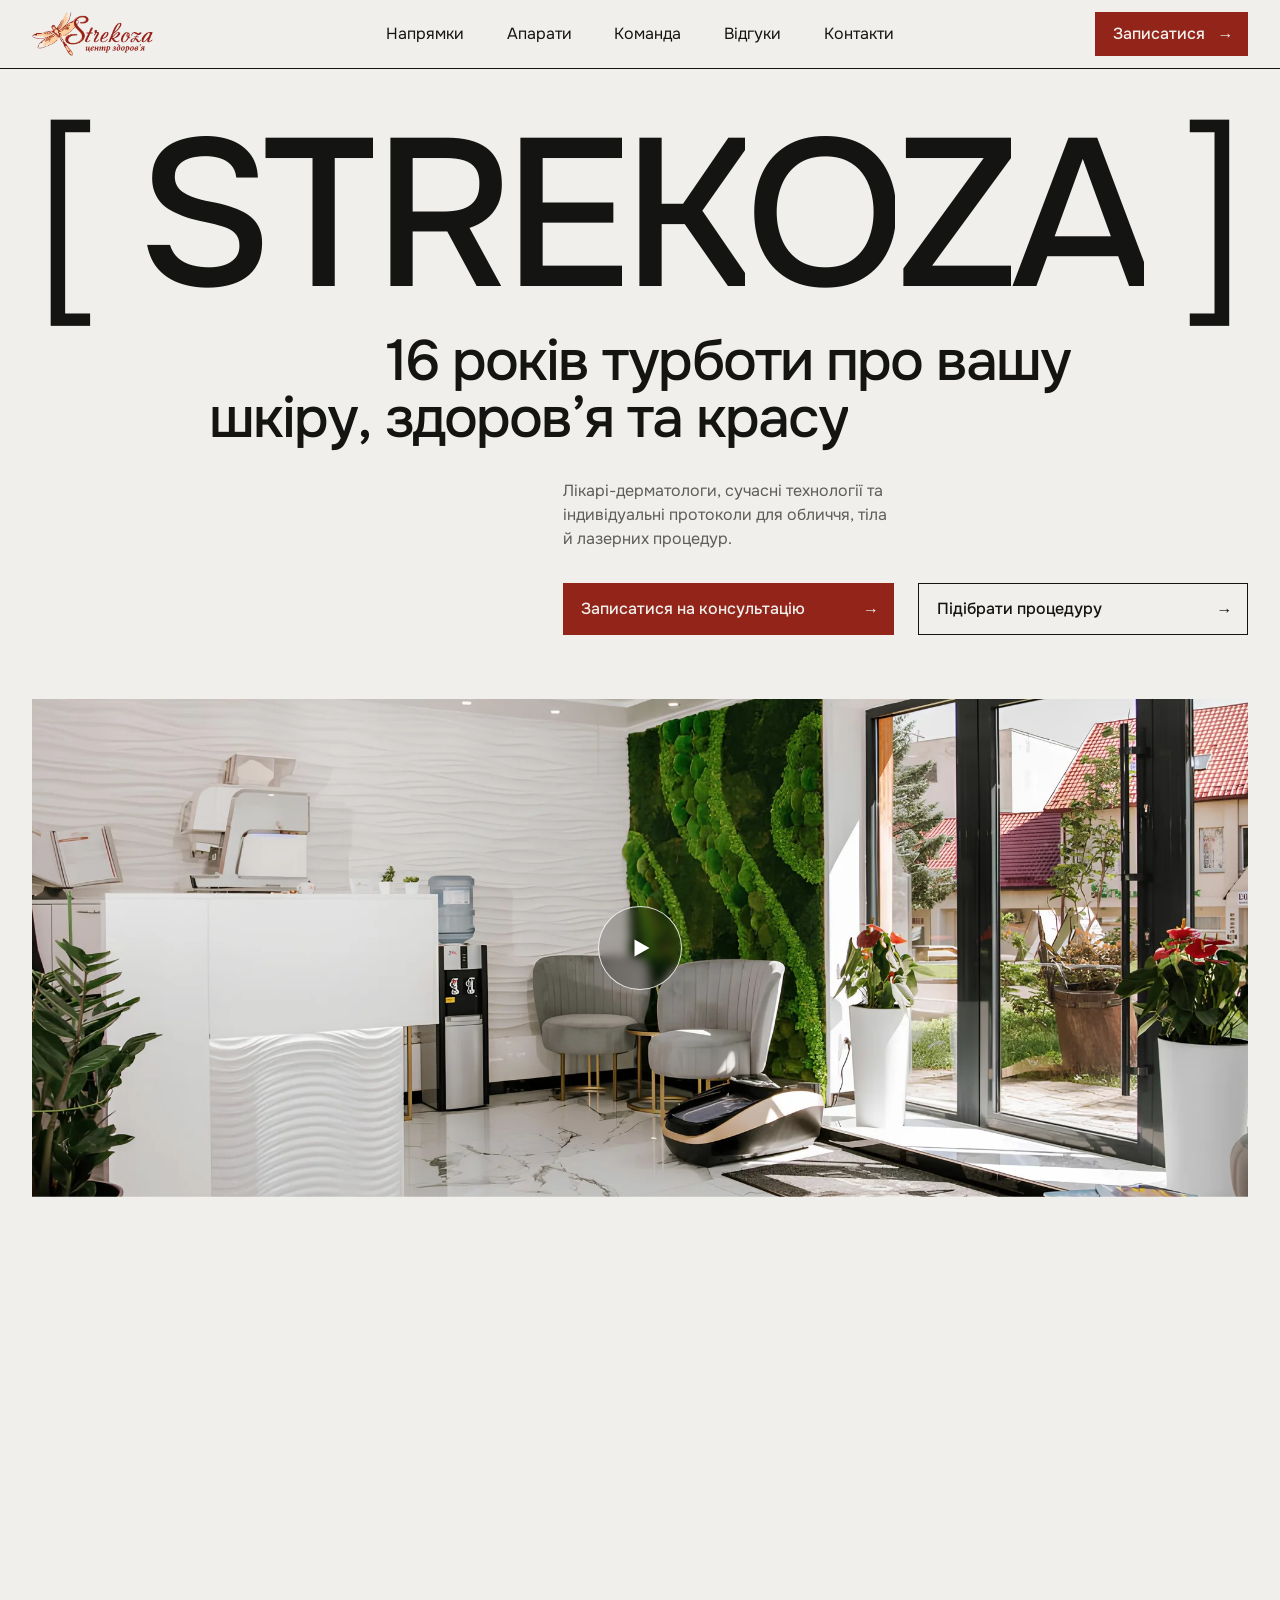
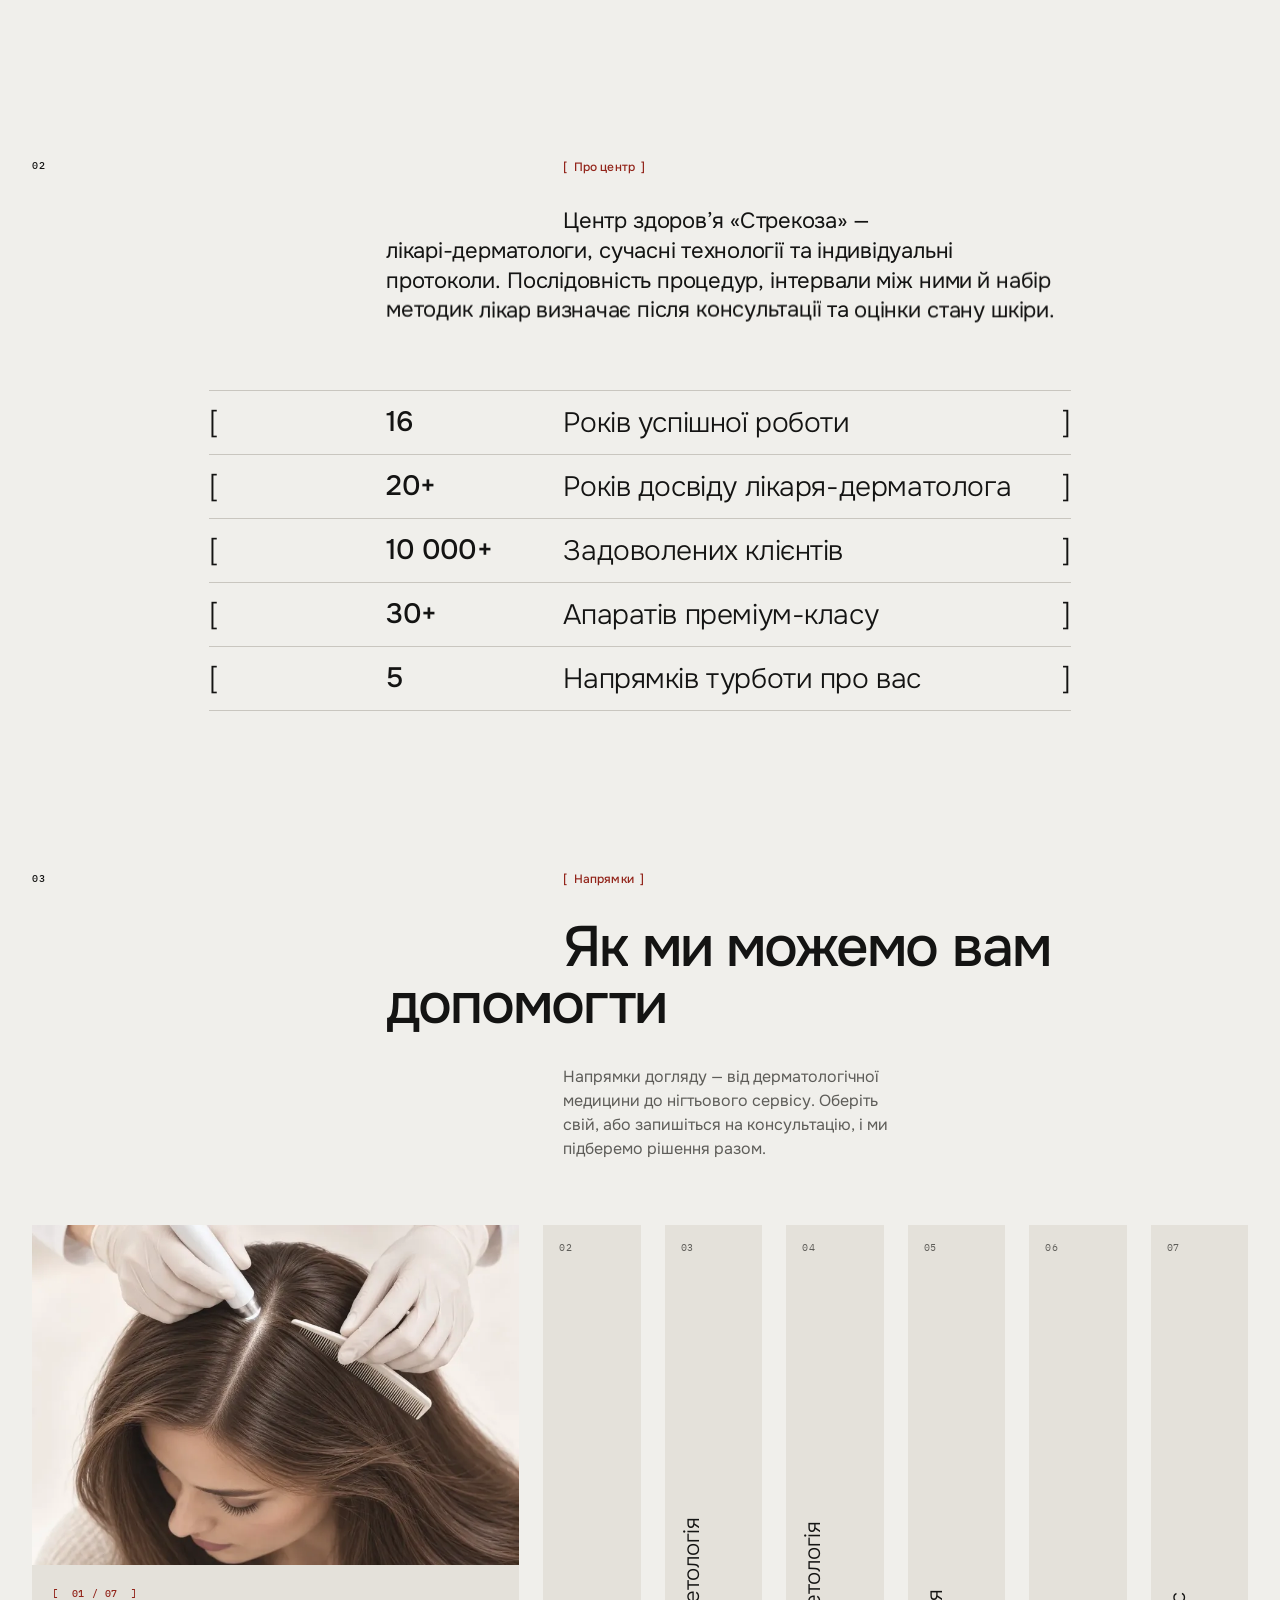
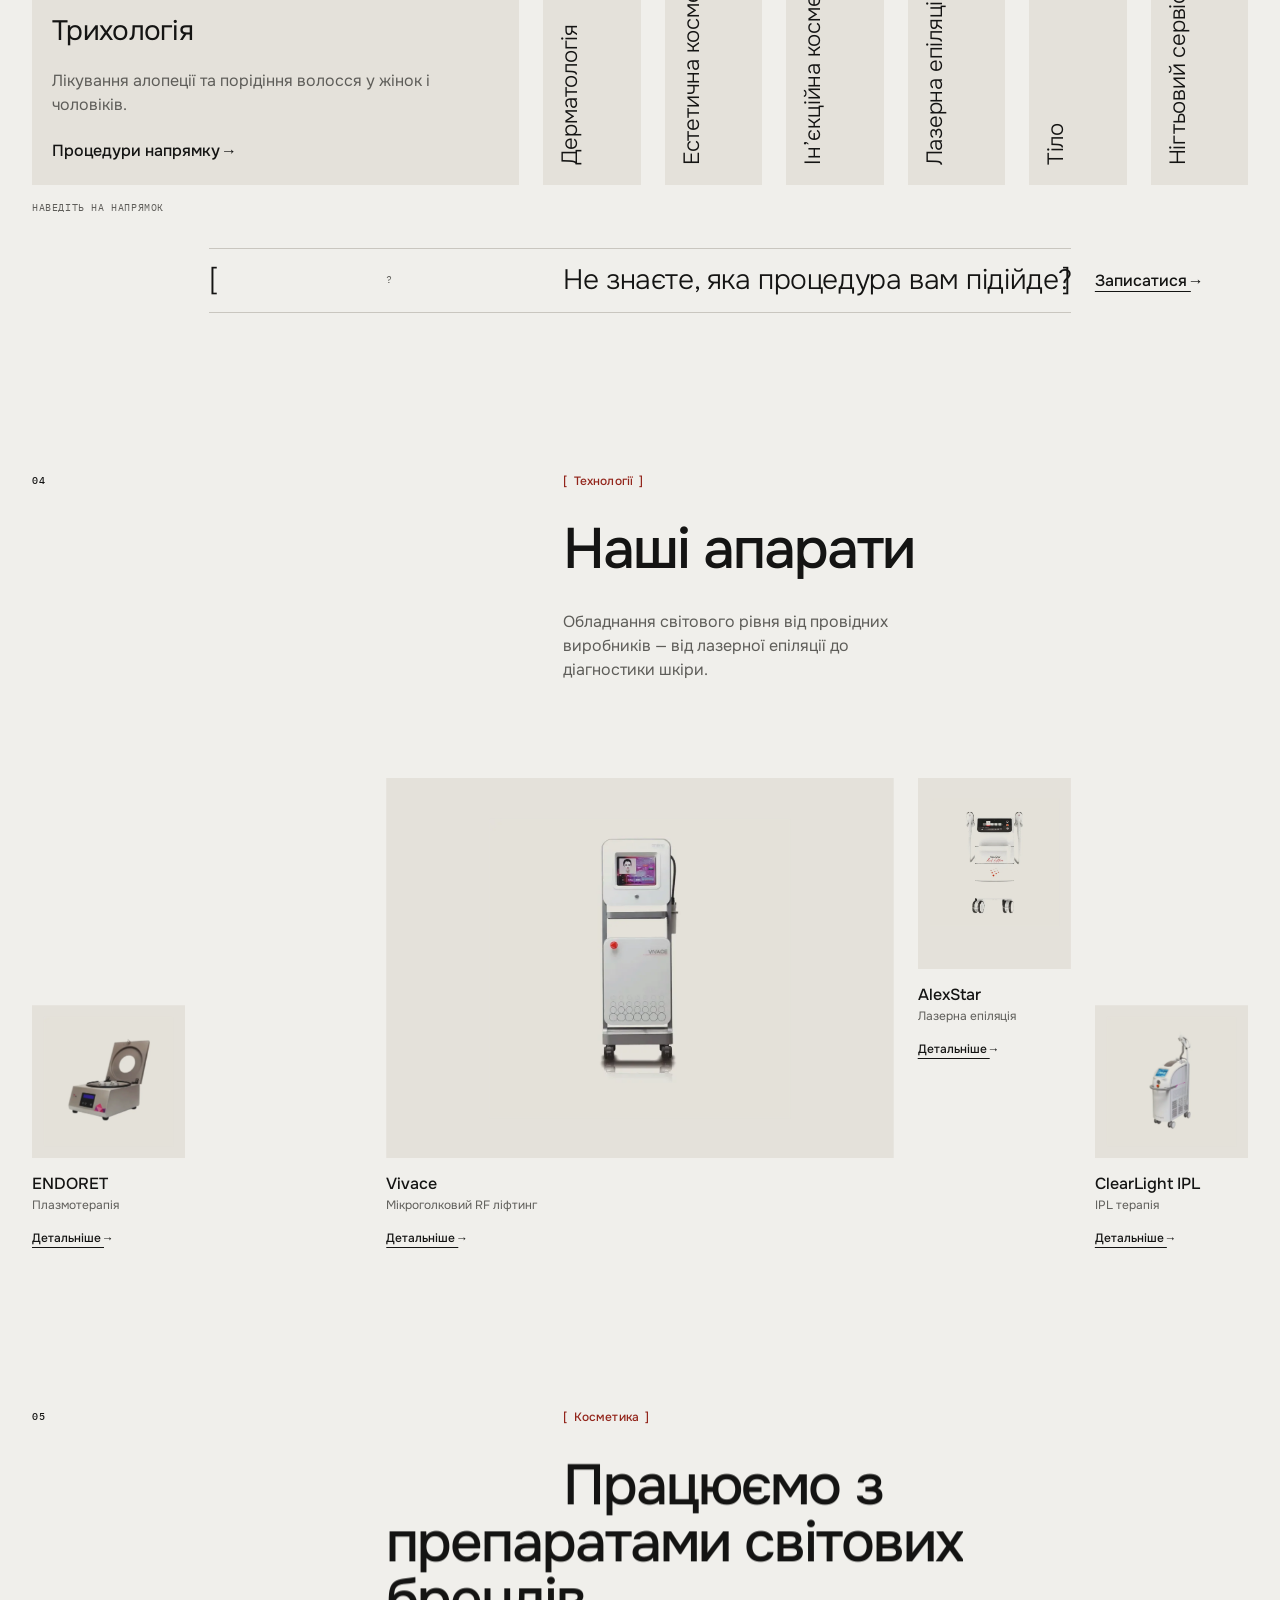
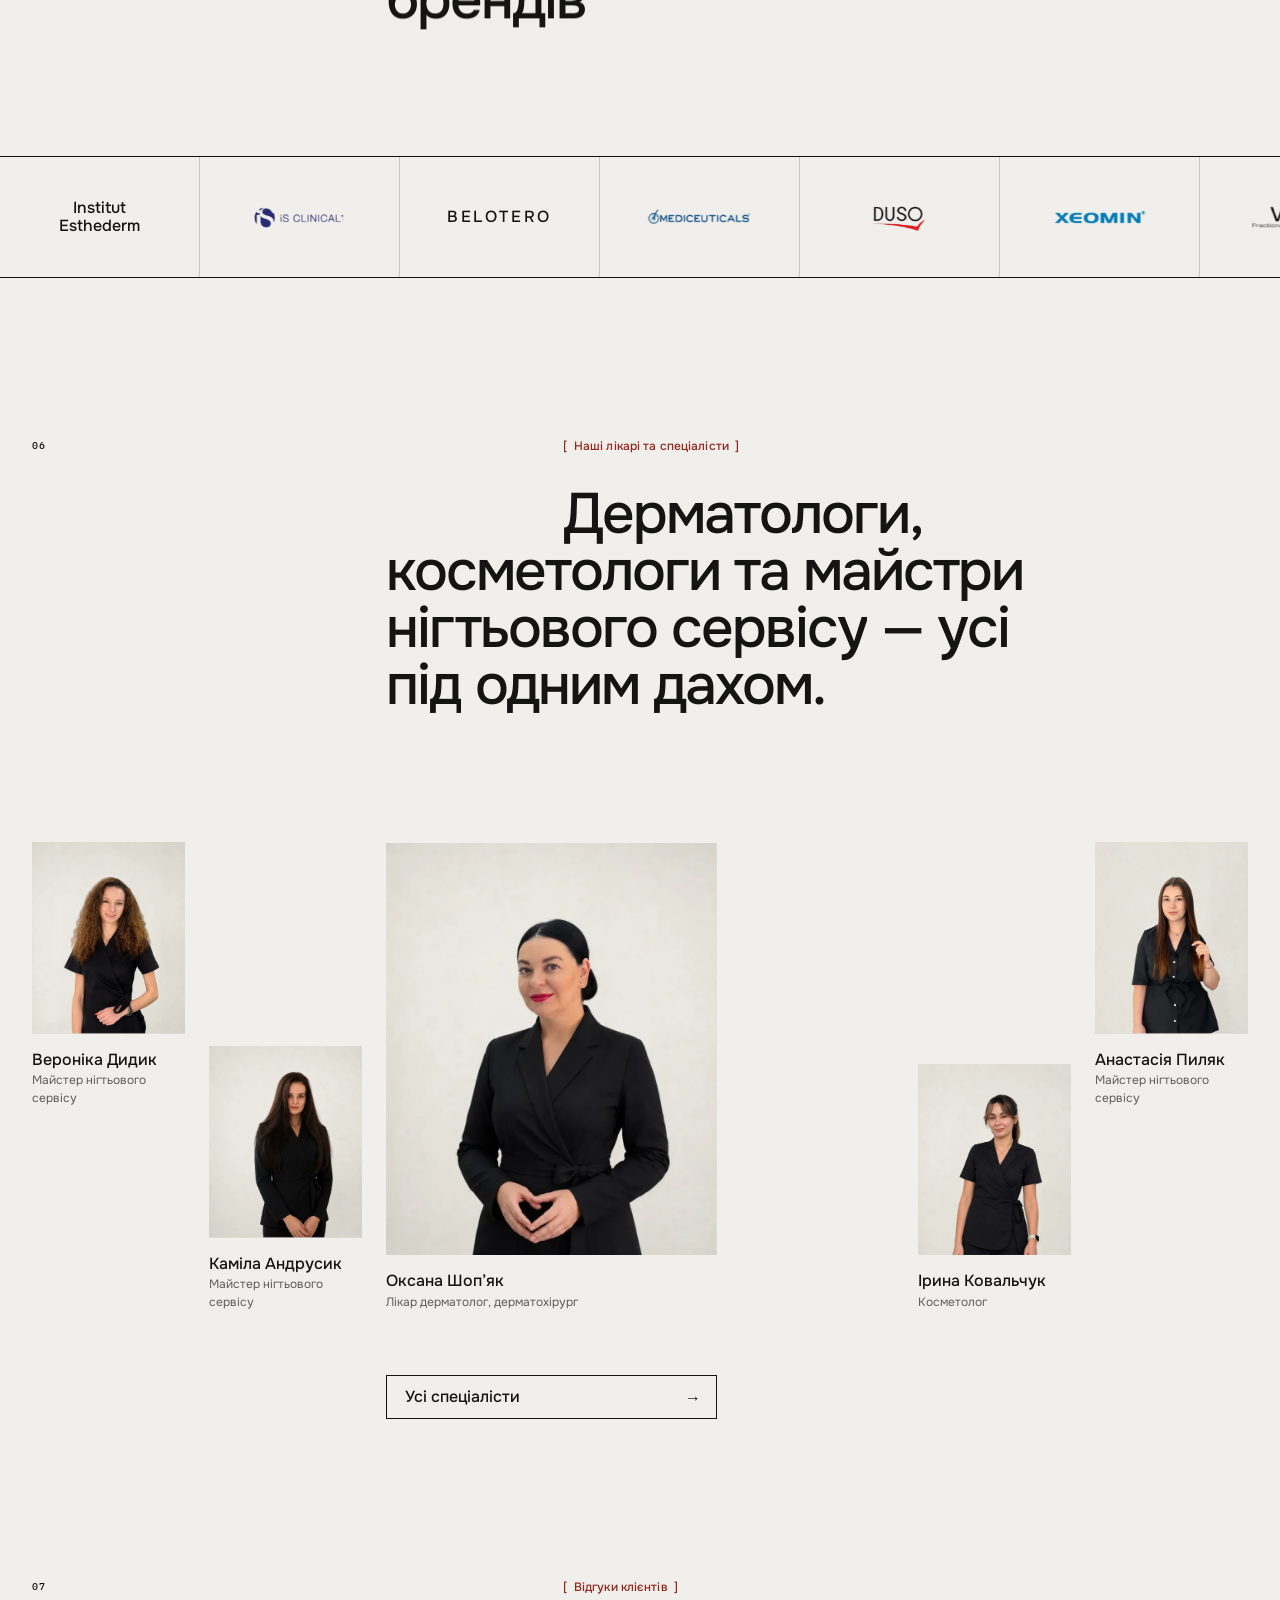
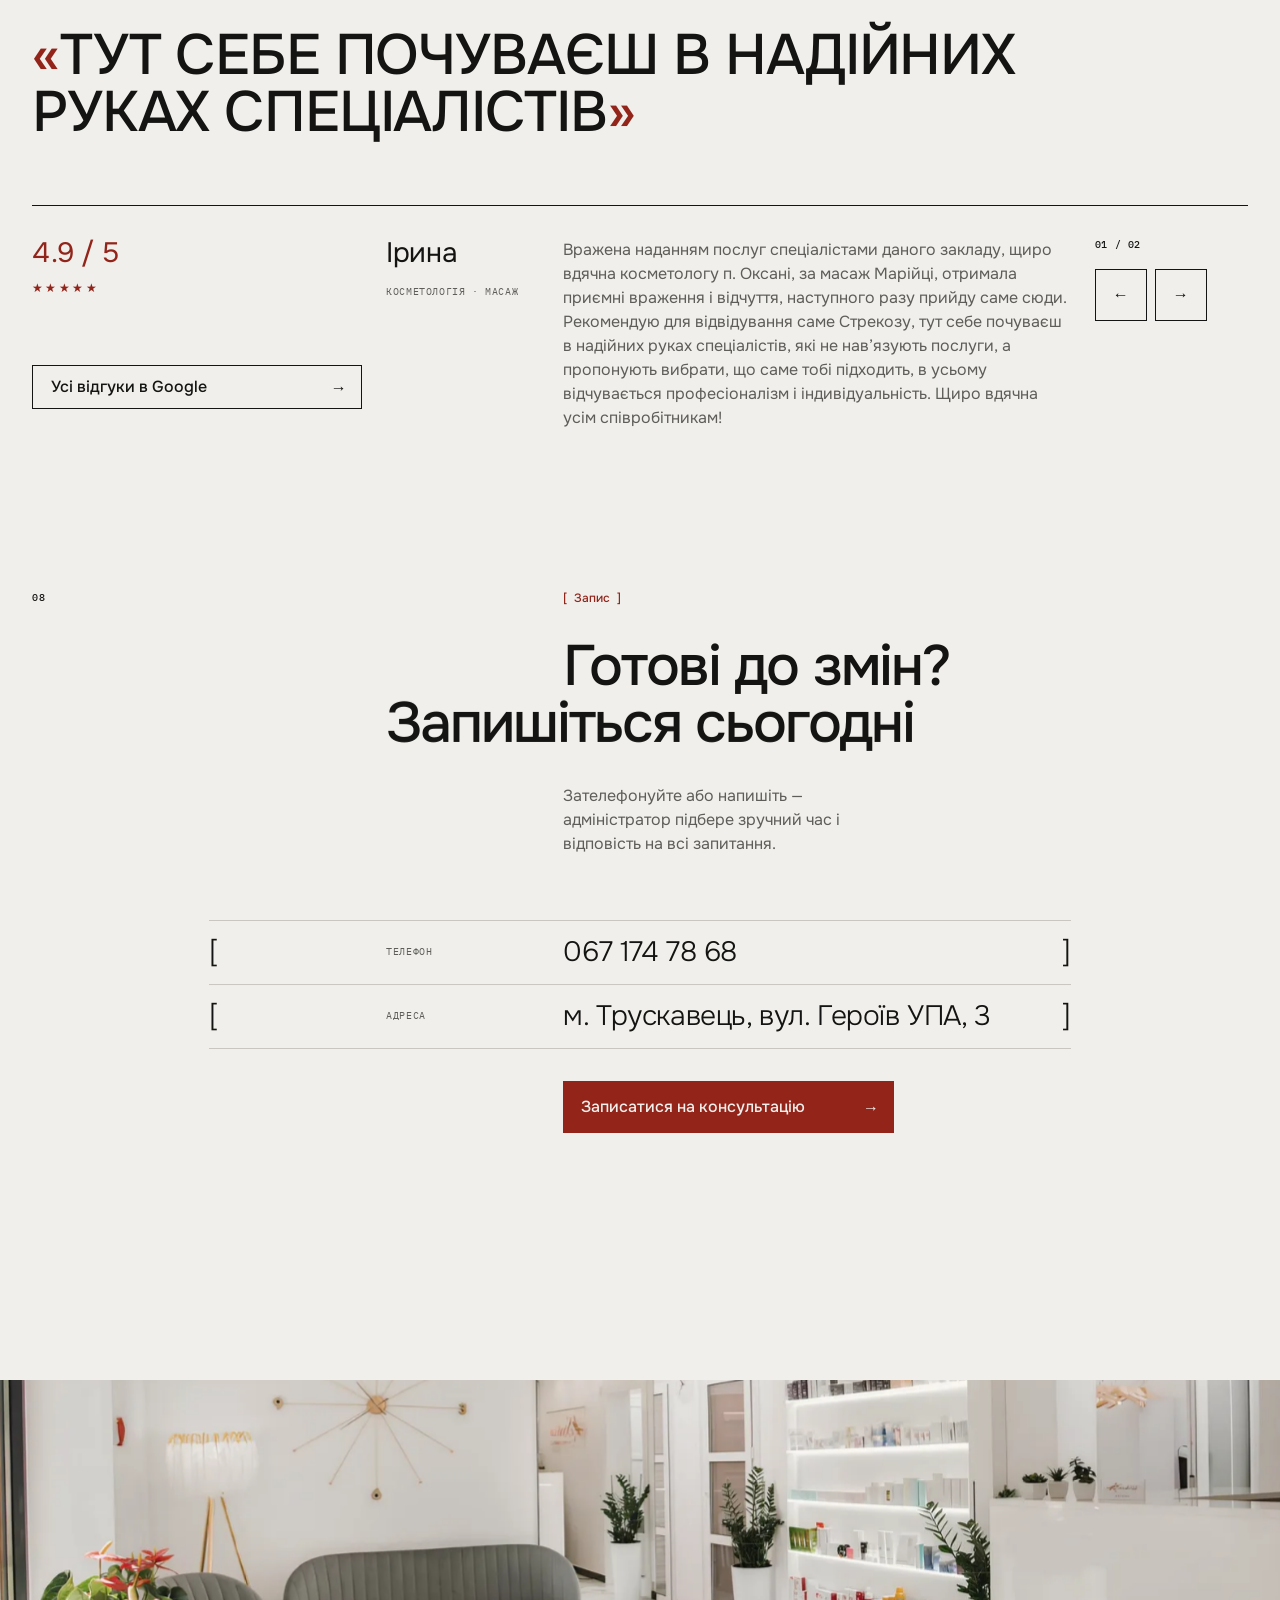
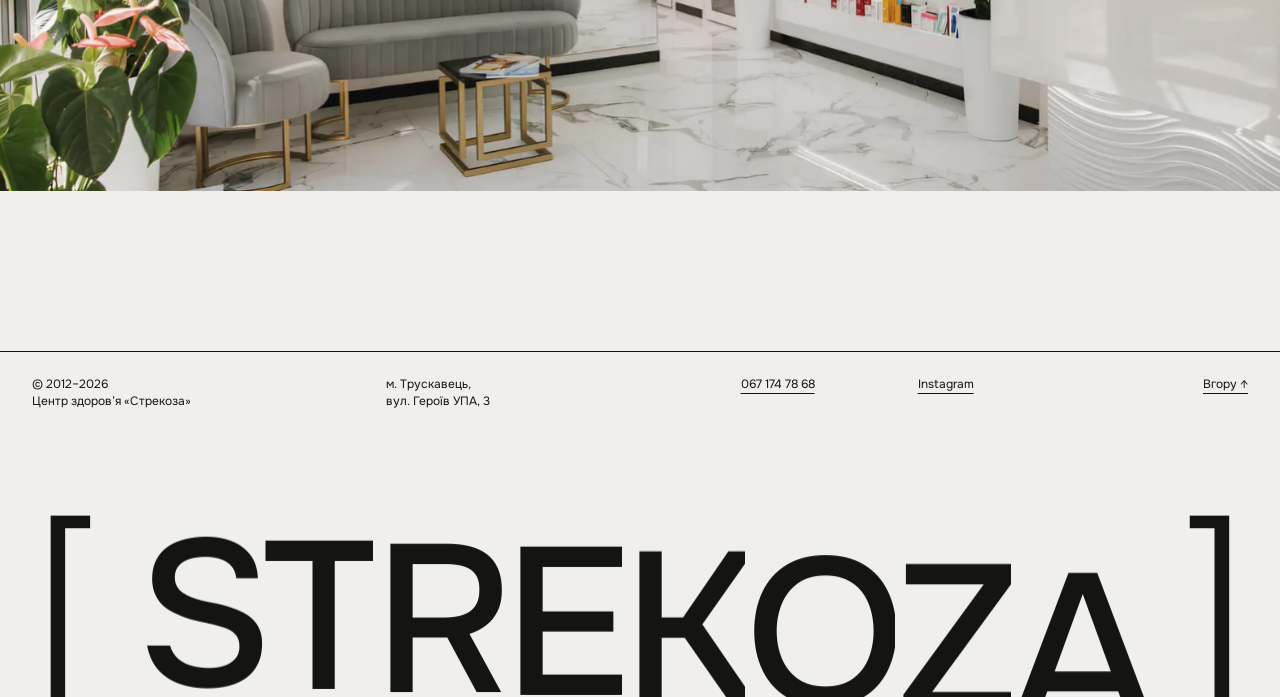
<file: index.html>
<!doctype html>
<html lang="uk">
<head>
  <meta charset="utf-8">
  <meta name="viewport" content="width=device-width, initial-scale=1">
  <meta name="theme-color" content="#F0EFEB">
  <link rel="icon" href="./favicon.png" type="image/png">
  <meta property="og:site_name" content="Центр здоров’я «Стрекоза»">
  <meta property="og:locale" content="uk_UA">
  <meta property="og:type" content="website">
  <meta property="og:image" content="./og.jpg">
  <script>document.documentElement.classList.add('js')</script>
  <title>Центр здоров’я «Стрекоза» — дерматологія, косметологія, апаратні процедури в Трускавці</title>
  <meta name="description" content="Лікарі-дерматологи, сучасні апарати та індивідуальні протоколи для обличчя, тіла й лазерних процедур. 16 років у Трускавці. Запис: 067 174 78 68.">
  <meta property="og:title" content="Центр здоров’я «Стрекоза» — Трускавець">
  <meta property="og:description" content="16 років турботи про вашу шкіру, здоров’я та красу.">
  <script type="application/ld+json">
  {
    "@context": "https://schema.org",
    "@type": "MedicalClinic",
    "name": "Центр здоров’я «Стрекоза»",
    "telephone": "+380671747868",
    "address": { "@type": "PostalAddress", "streetAddress": "вул. Героїв УПА, 3", "addressLocality": "Трускавець", "addressCountry": "UA" },
    "foundingDate": "2010",
    "url": "https://strekozza.com.ua/"
  }
  </script>
  <script type="module" crossorigin src="./main-DNVCBdoo.js"></script>
  <link rel="stylesheet" crossorigin href="./main-SYfe_Xdn.css">
</head>
<body id="top">
  <a class="sr-only" href="#main">Перейти до змісту</a>
  <header class="header">
    <div class="g header__in">
      <a class="logo" href="index.html" aria-label="Стрекоза — на головну"><img src="./logo.webp" alt="Strekoza — центр здоров’я" width="122" height="44"></a>
      <nav class="nav" aria-label="Головне меню">
        <a href="index.html#directions">Напрямки</a>
        <a href="index.html#tech">Апарати</a>
        <a href="komanda.html">Команда</a>
        <a href="index.html#reviews">Відгуки</a>
        <a href="#contacts">Контакти</a>
      </nav>
      <a class="btn header__cta ms_booking" href="https://w65318.alteg.io/"><span>Записатися</span><span class="arr">→</span></a>
      <button class="burger" type="button" aria-label="Меню" aria-expanded="false" aria-controls="mmenu"><span></span><span></span></button>
    </div>
  </header>
  <div class="mmenu" id="mmenu">
    <a class="mmenu__link" href="index.html#directions"><span class="mono">01</span>Напрямки</a>
    <a class="mmenu__link" href="index.html#tech"><span class="mono">02</span>Апарати</a>
    <a class="mmenu__link" href="komanda.html"><span class="mono">03</span>Команда</a>
    <a class="mmenu__link" href="index.html#reviews"><span class="mono">04</span>Відгуки</a>
    <a class="mmenu__link" href="#contacts"><span class="mono">05</span>Контакти</a>
    <a class="btn ms_booking" href="https://w65318.alteg.io/"><span>Записатися</span><span class="arr">→</span></a>
  </div>
  <main id="main">

    <!-- 01 Перший екран -->
    <section class="section">
      <div class="wrap mt64"><div class="wordmark" data-hero aria-hidden="true"><span>[</span><span>STREKOZA</span><span>]</span></div></div>
      <div class="g mt32 m-mt32"><h1 class="h-xl ind" style="--c:2;--s:5">16 років турботи про вашу шкіру, здоров’я та красу</h1></div>
      <div class="g mt32"><p class="lead" data-hero-fade style="--c:4;--s:2;--mc:2;--ms:3">Лікарі-дерматологи, сучасні технології та індивідуальні протоколи для обличчя, тіла й лазерних процедур.</p></div>
      <div class="g mt32 btn-row" data-hero-fade>
        <a class="btn ms_booking" href="https://w65318.alteg.io/"><span>Записатися на консультацію</span><span class="arr">→</span></a>
        <a class="obtn" href="#directions"><span>Підібрати процедуру</span><span class="arr">→</span></a>
      </div>
      <figure class="ph ph--wide ph--video mt64">
        <video class="hero-video" muted loop playsinline preload="none" poster="./hero-poster.webp" aria-label="Рецепція центру «Стрекоза»: стіна з моху, вікна в сад">
          <source src="./hero-960.mp4" type="video/mp4" media="(max-width: 767px)">
          <source src="./hero-1344.mp4" type="video/mp4">
          <source src="./hero-1344.webm" type="video/webm">
        </video>
        <button class="vplay" type="button" aria-label="Переглянути відео інтер’єру">
          <svg width="28" height="32" viewBox="0 0 28 32" aria-hidden="true"><path d="M2 2.5v27L26 16z" fill="currentColor"/></svg>
          <span class="mono">Дивитись</span>
        </button>
      </figure>
    </section>

    <!-- 02 Про центр -->
    <section class="section" aria-label="Про центр">
      <div class="g lbl"><div class="lbl__num mono">02</div><div class="lbl__txt">[&nbsp;&nbsp;Про центр&nbsp;&nbsp;]</div></div>
      <div class="g mt32"><p class="t-22 ind" style="--c:3;--s:4">Центр здоров’я «Стрекоза» — лікарі-дерматологи, сучасні технології та індивідуальні протоколи. Послідовність процедур, інтервали між ними й набір методик лікар визначає після консультації та оцінки стану шкіри.</p></div>
      <div class="g mt64"><div class="brows" style="--c:2;--s:5" data-reveal>
        <div class="brow"><span class="brow__k brow__k--big">16</span><span class="brow__v">Років успішної роботи</span></div>
        <div class="brow"><span class="brow__k brow__k--big">20+</span><span class="brow__v">Років досвіду лікаря-дерматолога</span></div>
        <div class="brow"><span class="brow__k brow__k--big">10 000+</span><span class="brow__v">Задоволених клієнтів</span></div>
        <div class="brow"><span class="brow__k brow__k--big">30+</span><span class="brow__v">Апаратів преміум-класу</span></div>
        <div class="brow"><span class="brow__k brow__k--big">5</span><span class="brow__v">Напрямків турботи про вас</span></div>
      </div></div>
    </section>

    <!-- 03 Напрямки -->
    <section class="section" id="directions" aria-labelledby="dir-h">
      <div class="g lbl"><div class="lbl__num mono">03</div><div class="lbl__txt">[&nbsp;&nbsp;Напрямки&nbsp;&nbsp;]</div></div>
      <div class="g mt32"><h2 class="h-xl ind" id="dir-h" style="--c:3;--s:4">Як ми можемо вам допомогти</h2></div>
      <div class="g mt32"><p class="lead" style="--c:4;--s:2;--mc:2;--ms:3">Напрямки догляду — від дерматологічної медицини до нігтьового сервісу. Оберіть свій, або запишіться на консультацію, і ми підберемо рішення разом.</p></div>

      <div class="wrap mt64 only-d">
        <div class="acc-row" data-acc>
          <a class="acc is-open" href="404.html">
            <span class="acc__num mono">01</span>
            <span class="acc__vert">Трихологія</span>
            <span class="acc__open">
              <span class="ph acc__ph"><img src="./dir-trichology-800.webp" srcset="./dir-trichology-800.webp 800w, ./dir-trichology-1600.webp 1600w" sizes="600px" alt="Трихологія" style="object-position: center 40%" loading="lazy" decoding="async"></span>
              <span class="acc__lbl mono">[&nbsp;&nbsp;01 / 07&nbsp;&nbsp;]</span>
              <span class="acc__name">Трихологія</span>
              <span class="acc__desc">Лікування алопеції та порідіння волосся у жінок і чоловіків.</span>
              <span class="acc__go">Процедури напрямку <span class="arr">→</span></span>
            </span>
          </a>
          <a class="acc" href="404.html">
            <span class="acc__num mono">02</span>
            <span class="acc__vert">Дерматологія</span>
            <span class="acc__open">
              <span class="ph acc__ph"><img src="./dir-dermatology-800.webp" srcset="./dir-dermatology-800.webp 800w, ./dir-dermatology-1600.webp 1600w" sizes="600px" alt="Дерматологія" style="object-position: center 40%" loading="lazy" decoding="async"></span>
              <span class="acc__lbl mono">[&nbsp;&nbsp;02 / 07&nbsp;&nbsp;]</span>
              <span class="acc__name">Дерматологія</span>
              <span class="acc__desc">Запорукою краси є не тільки красива, але і здорова шкіра.</span>
              <span class="acc__go">Процедури напрямку <span class="arr">→</span></span>
            </span>
          </a>
          <a class="acc" href="404.html">
            <span class="acc__num mono">03</span>
            <span class="acc__vert">Естетична косметологія</span>
            <span class="acc__open">
              <span class="ph acc__ph"><img src="./dir-aesthetic-800.webp" srcset="./dir-aesthetic-800.webp 800w, ./dir-aesthetic-1600.webp 1600w" sizes="600px" alt="Естетична косметологія" style="object-position: center 30%" loading="lazy" decoding="async"></span>
              <span class="acc__lbl mono">[&nbsp;&nbsp;03 / 07&nbsp;&nbsp;]</span>
              <span class="acc__name">Естетична косметологія</span>
              <span class="acc__desc">Від AI-діагностики стану шкіри до доглядових, апаратних та ін’єкційних процедур. Методики підбираємо індивідуально.</span>
              <span class="acc__go">Процедури напрямку <span class="arr">→</span></span>
            </span>
          </a>
          <a class="acc" href="404.html">
            <span class="acc__num mono">04</span>
            <span class="acc__vert">Ін’єкційна косметологія</span>
            <span class="acc__open">
              <span class="ph acc__ph"><img src="./dir-injection-800.webp" srcset="./dir-injection-800.webp 800w, ./dir-injection-1600.webp 1600w" sizes="600px" alt="Ін’єкційна косметологія" style="object-position: center 40%" loading="lazy" decoding="async"></span>
              <span class="acc__lbl mono">[&nbsp;&nbsp;04 / 07&nbsp;&nbsp;]</span>
              <span class="acc__name">Ін’єкційна косметологія</span>
              <span class="acc__desc">Корекція об’ємів, мімічної активності та якості шкіри — з природним результатом.</span>
              <span class="acc__go">Процедури напрямку <span class="arr">→</span></span>
            </span>
          </a>
          <a class="acc" href="404.html">
            <span class="acc__num mono">05</span>
            <span class="acc__vert">Лазерна епіляція</span>
            <span class="acc__open">
              <span class="ph acc__ph"><img src="./dir-laser-800.webp" srcset="./dir-laser-800.webp 800w, ./dir-laser-1600.webp 1600w" sizes="600px" alt="Лазерна епіляція" style="object-position: center 60%" loading="lazy" decoding="async"></span>
              <span class="acc__lbl mono">[&nbsp;&nbsp;05 / 07&nbsp;&nbsp;]</span>
              <span class="acc__name">Лазерна епіляція</span>
              <span class="acc__desc">Лазерна епіляція, IPL, лазерне шліфування, лікування судин і пігментації.</span>
              <span class="acc__go">Процедури напрямку <span class="arr">→</span></span>
            </span>
          </a>
          <a class="acc" href="404.html">
            <span class="acc__num mono">06</span>
            <span class="acc__vert">Тіло</span>
            <span class="acc__open">
              <span class="ph acc__ph"><img src="./dir-body-800.webp" srcset="./dir-body-800.webp 800w, ./dir-body-1600.webp 1600w" sizes="600px" alt="Тіло" style="object-position: center 30%" loading="lazy" decoding="async"></span>
              <span class="acc__lbl mono">[&nbsp;&nbsp;06 / 07&nbsp;&nbsp;]</span>
              <span class="acc__name">Тіло</span>
              <span class="acc__desc">Корекція фігури, апаратні методики, масаж і догляд за тілом.</span>
              <span class="acc__go">Процедури напрямку <span class="arr">→</span></span>
            </span>
          </a>
          <a class="acc" href="nigtovyi-servis.html">
            <span class="acc__num mono">07</span>
            <span class="acc__vert">Нігтьовий сервіс</span>
            <span class="acc__open">
              <span class="ph acc__ph"><img src="./dir-nails-800.webp" srcset="./dir-nails-800.webp 800w, ./dir-nails-1600.webp 1600w" sizes="600px" alt="Нігтьовий сервіс" style="object-position: center 55%" loading="lazy" decoding="async"></span>
              <span class="acc__lbl mono">[&nbsp;&nbsp;07 / 07&nbsp;&nbsp;]</span>
              <span class="acc__name">Нігтьовий сервіс</span>
              <span class="acc__desc">Від класичного покриття до складного дизайну — акуратно й безпечно.</span>
              <span class="acc__go">Процедури напрямку <span class="arr">→</span></span>
            </span>
          </a>
        </div>
      </div>
      <div class="g mt16 only-d"><p class="mono muted" style="--c:1;--s:2">Наведіть на напрямок</p></div>
      <div class="g mt32 only-d dir-help">
        <div class="brows" style="--c:2;--s:5"><div class="brow"><span class="brow__k mono">?</span><span class="brow__v">Не знаєте, яка процедура вам підійде?</span></div></div>
        <a class="ul dir-help__go ms_booking" href="https://w65318.alteg.io/" style="--c:7;--s:1">Записатися <span class="arr">→</span></a>
      </div>

      <div class="g mt32 only-m">
        <div class="dir-list">
          <a class="dir-row" href="404.html">
            <span class="mono">01</span>
            <span class="dir-row__t"><span class="dir-row__n">Трихологія</span><span class="small">Лікування алопеції та порідіння волосся у жінок і чоловіків.</span></span>
            <span class="ph"><img src="./dir-trichology-800.webp" srcset="./dir-trichology-800.webp 800w, ./dir-trichology-1600.webp 1600w" sizes="72px" alt="Трихологія" style="object-position: center" loading="lazy" decoding="async"></span>
          </a>
          <a class="dir-row" href="404.html">
            <span class="mono">02</span>
            <span class="dir-row__t"><span class="dir-row__n">Дерматологія</span><span class="small">Запорукою краси є не тільки красива, але і здорова шкіра.</span></span>
            <span class="ph"><img src="./dir-dermatology-800.webp" srcset="./dir-dermatology-800.webp 800w, ./dir-dermatology-1600.webp 1600w" sizes="72px" alt="Дерматологія" style="object-position: center" loading="lazy" decoding="async"></span>
          </a>
          <a class="dir-row" href="404.html">
            <span class="mono">03</span>
            <span class="dir-row__t"><span class="dir-row__n">Естетична косметологія</span><span class="small">Від AI-діагностики стану шкіри до доглядових, апаратних та ін’єкційних процедур.</span></span>
            <span class="ph"><img src="./dir-aesthetic-800.webp" srcset="./dir-aesthetic-800.webp 800w, ./dir-aesthetic-1600.webp 1600w" sizes="72px" alt="Естетична косметологія" style="object-position: center" loading="lazy" decoding="async"></span>
          </a>
          <a class="dir-row" href="404.html">
            <span class="mono">04</span>
            <span class="dir-row__t"><span class="dir-row__n">Ін’єкційна косметологія</span><span class="small">Корекція об’ємів, мімічної активності та якості шкіри — з природним результатом.</span></span>
            <span class="ph"><img src="./dir-injection-800.webp" srcset="./dir-injection-800.webp 800w, ./dir-injection-1600.webp 1600w" sizes="72px" alt="Ін’єкційна косметологія" style="object-position: center" loading="lazy" decoding="async"></span>
          </a>
          <a class="dir-row" href="404.html">
            <span class="mono">05</span>
            <span class="dir-row__t"><span class="dir-row__n">Лазерна епіляція</span><span class="small">Лазерна епіляція, IPL, лазерне шліфування, лікування судин і пігментації.</span></span>
            <span class="ph"><img src="./dir-laser-800.webp" srcset="./dir-laser-800.webp 800w, ./dir-laser-1600.webp 1600w" sizes="72px" alt="Лазерна епіляція" style="object-position: center" loading="lazy" decoding="async"></span>
          </a>
          <a class="dir-row" href="404.html">
            <span class="mono">06</span>
            <span class="dir-row__t"><span class="dir-row__n">Тіло</span><span class="small">Корекція фігури, апаратні методики, масаж і догляд за тілом.</span></span>
            <span class="ph"><img src="./dir-body-800.webp" srcset="./dir-body-800.webp 800w, ./dir-body-1600.webp 1600w" sizes="72px" alt="Тіло" style="object-position: center" loading="lazy" decoding="async"></span>
          </a>
          <a class="dir-row" href="nigtovyi-servis.html">
            <span class="mono">07</span>
            <span class="dir-row__t"><span class="dir-row__n">Нігтьовий сервіс</span><span class="small">Від класичного покриття до складного дизайну — акуратно й безпечно.</span></span>
            <span class="ph"><img src="./dir-nails-800.webp" srcset="./dir-nails-800.webp 800w, ./dir-nails-1600.webp 1600w" sizes="72px" alt="Нігтьовий сервіс" style="object-position: center" loading="lazy" decoding="async"></span>
          </a>
        </div>
      </div>
    </section>

    <!-- 04 Апарати -->
    <section class="section" id="tech" aria-labelledby="tech-h">
      <div class="g lbl"><div class="lbl__num mono">04</div><div class="lbl__txt">[&nbsp;&nbsp;Технології&nbsp;&nbsp;]</div></div>
      <div class="g mt32"><h2 class="h-xl ind" id="tech-h" style="--c:3;--s:4">Наші апарати</h2></div>
      <div class="g mt32"><p class="lead" style="--c:4;--s:2;--mc:2;--ms:3">Обладнання світового рівня від провідних виробників — від лазерної епіляції до діагностики шкіри.</p></div>
      <div class="g mt96 m-mt32 tech">
        <a class="card" href="404.html" data-reveal>
          <figure class="ph ph--app r-11"><img src="./app-endoret-800.webp" srcset="./app-endoret-800.webp 800w, ./app-endoret-1600.webp 1600w" sizes="(max-width: 767px) 50vw, 176px" alt="Центрифуга ENDORET" loading="lazy" decoding="async"></figure>
          <div class="card__name">ENDORET</div><div class="card__role">Плазмотерапія</div><span class="more ul">Детальніше <span class="arr">→</span></span>
        </a>
        <a class="card" href="vivace.html" data-reveal>
          <figure class="ph ph--app r-43"><img src="./app-vivace-800.webp" srcset="./app-vivace-800.webp 800w, ./app-vivace-1600.webp 1600w" sizes="(max-width: 767px) 50vw, 576px" alt="Апарат Vivace" loading="lazy" decoding="async"></figure>
          <div class="card__name">Vivace</div><div class="card__role">Мікроголковий RF ліфтинг</div><span class="more ul">Детальніше <span class="arr">→</span></span>
        </a>
        <a class="card" href="404.html" data-reveal>
          <figure class="ph ph--app r-45"><img src="./app-alexstar-800.webp" srcset="./app-alexstar-800.webp 800w, ./app-alexstar-1600.webp 1600w" sizes="(max-width: 767px) 50vw, 176px" alt="Лазер AlexStar" loading="lazy" decoding="async"></figure>
          <div class="card__name">AlexStar</div><div class="card__role">Лазерна епіляція</div><span class="more ul">Детальніше <span class="arr">→</span></span>
        </a>
        <a class="card" href="404.html" data-reveal>
          <figure class="ph ph--app r-11"><img src="./app-clearlight-800.webp" srcset="./app-clearlight-800.webp 800w, ./app-clearlight-1600.webp 1600w" sizes="(max-width: 767px) 50vw, 176px" alt="ClearLight IPL" loading="lazy" decoding="async"></figure>
          <div class="card__name">ClearLight IPL</div><div class="card__role">IPL терапія</div><span class="more ul">Детальніше <span class="arr">→</span></span>
        </a>
      </div>
    </section>

    <!-- 05 Бренди -->
    <section class="section" aria-labelledby="brands-h">
      <div class="g lbl"><div class="lbl__num mono">05</div><div class="lbl__txt">[&nbsp;&nbsp;Косметика&nbsp;&nbsp;]</div></div>
      <div class="g mt32"><h2 class="h-xl ind" id="brands-h" style="--c:3;--s:4">Працюємо з препаратами світових брендів</h2></div>
      <div class="marq-wrap mt128 m-mt32">
        <div class="marq">
          <div class="marq__it">Institut<br>Esthederm</div><div class="marq__it"><img src="./brand-isclinical.png" alt="iS Clinical" loading="lazy"></div><div class="marq__it marq__it--caps">BELOTERO</div><div class="marq__it"><img src="./brand-mediceuticals.png" alt="Mediceuticals" loading="lazy"></div><div class="marq__it"><img src="./brand-duso.png" alt="DUSO" loading="lazy"></div><div class="marq__it"><img src="./brand-xeomin.png" alt="Xeomin" loading="lazy"></div><div class="marq__it"><img src="./brand-vivace.png" alt="Vivace" loading="lazy"></div><div class="marq__it"><img src="./brand-hydrafacial.png" alt="HydraFacial" loading="lazy"></div>
          <div class="marq__it" aria-hidden="true">Institut<br>Esthederm</div><div class="marq__it" aria-hidden="true"><img src="./brand-isclinical.png" alt="" loading="lazy"></div><div class="marq__it marq__it--caps" aria-hidden="true">BELOTERO</div><div class="marq__it" aria-hidden="true"><img src="./brand-mediceuticals.png" alt="" loading="lazy"></div><div class="marq__it" aria-hidden="true"><img src="./brand-duso.png" alt="" loading="lazy"></div><div class="marq__it" aria-hidden="true"><img src="./brand-xeomin.png" alt="" loading="lazy"></div><div class="marq__it" aria-hidden="true"><img src="./brand-vivace.png" alt="" loading="lazy"></div><div class="marq__it" aria-hidden="true"><img src="./brand-hydrafacial.png" alt="" loading="lazy"></div>
        </div>
      </div>
    </section>

    <!-- 06 Команда -->
    <section class="section" id="team" aria-labelledby="team-h">
      <div class="g lbl"><div class="lbl__num mono">06</div><div class="lbl__txt">[&nbsp;&nbsp;Наші лікарі та спеціалісти&nbsp;&nbsp;]</div></div>
      <div class="g mt32"><h2 class="h-xl ind" id="team-h" style="--c:3;--s:4">Дерматологи, косметологи та майстри нігтьового сервісу — усі під одним дахом.</h2></div>
      <div class="g mt128 m-mt32 hteam">
        <a class="card" href="404.html" data-reveal><figure class="ph r-45"><img src="./team-dydyk-800.webp" srcset="./team-dydyk-800.webp 800w, ./team-dydyk-1600.webp 1600w" sizes="(max-width: 767px) 50vw, 176px" alt="Вероніка Дидик, майстер нігтьового сервісу" loading="lazy" decoding="async"></figure><div class="card__name">Вероніка Дидик</div><div class="card__role">Майстер нігтьового сервісу</div></a>
        <a class="card" href="404.html" data-reveal><figure class="ph r-45"><img src="./team-andrusyk-800.webp" srcset="./team-andrusyk-800.webp 800w, ./team-andrusyk-1600.webp 1600w" sizes="(max-width: 767px) 50vw, 176px" alt="Каміла Андрусик, майстер нігтьового сервісу" loading="lazy" decoding="async"></figure><div class="card__name">Каміла Андрусик</div><div class="card__role">Майстер нігтьового сервісу</div></a>
        <a class="card" href="404.html" data-reveal><figure class="ph r-45"><img src="./team-shopiak-800.webp" srcset="./team-shopiak-800.webp 800w, ./team-shopiak-1600.webp 1600w" sizes="(max-width: 767px) 50vw, 376px" alt="Оксана Шоп’як, лікар дерматолог, дерматохірург" loading="lazy" decoding="async"></figure><div class="card__name">Оксана Шоп’як</div><div class="card__role">Лікар дерматолог, дерматохірург</div></a>
        <a class="card" href="404.html" data-reveal><figure class="ph r-45"><img src="./team-kovalchuk-800.webp" srcset="./team-kovalchuk-800.webp 800w, ./team-kovalchuk-1600.webp 1600w" sizes="(max-width: 767px) 50vw, 176px" alt="Ірина Ковальчук, косметолог" loading="lazy" decoding="async"></figure><div class="card__name">Ірина Ковальчук</div><div class="card__role">Косметолог</div></a>
        <a class="card" href="404.html" data-reveal><figure class="ph r-45"><img src="./team-pyliak-800.webp" srcset="./team-pyliak-800.webp 800w, ./team-pyliak-1600.webp 1600w" sizes="(max-width: 767px) 50vw, 176px" alt="Анастасія Пиляк, майстер нігтьового сервісу" loading="lazy" decoding="async"></figure><div class="card__name">Анастасія Пиляк</div><div class="card__role">Майстер нігтьового сервісу</div></a>
      </div>
      <div class="g mt64 m-mt32"><a class="obtn obtn--sm" href="komanda.html" style="--c:3;--s:2"><span>Усі спеціалісти</span><span class="arr">→</span></a></div>
    </section>

    <!-- 07 Відгуки -->
    <section class="section" id="reviews" aria-labelledby="rev-h" data-reviews>
      <h2 class="sr-only" id="rev-h">Відгуки клієнтів</h2>
      <div class="g lbl"><div class="lbl__num mono">07</div><div class="lbl__txt">[&nbsp;&nbsp;Відгуки клієнтів&nbsp;&nbsp;]</div></div>
      <div class="g mt32">
        <blockquote class="rev__q" data-slide="0"><span>«</span>Тут себе почуваєш в надійних руках спеціалістів<span>»</span></blockquote><blockquote class="rev__q" data-slide="1" hidden><span>«</span>Це справжній оазис релаксу<span>»</span></blockquote>
      </div>
      <div class="g mt64 m-mt32"><div class="rev__rule"></div></div>
      <div class="g mt32 rev__row">
        <div class="rev__rate"><div class="rev__big red">4.9 / 5</div><div class="rev__stars" aria-label="Оцінка 4.9 з 5">★★★★★</div></div>
        <div class="rev__au" data-slide="0"><div class="rev__big">Ірина</div><div class="mono muted mt16">Косметологія · масаж</div></div>
        <p class="rev__tx lead" data-slide="0">Вражена наданням послуг спеціалістами даного закладу, щиро вдячна косметологу п. Оксані, за масаж Марійці, отримала приємні враження і відчуття, наступного разу прийду саме сюди. Рекомендую для відвідування саме Стрекозу, тут себе почуваєш в надійних руках спеціалістів, які не нав’язують послуги, а пропонують вибрати, що саме тобі підходить, в усьому відчувається професіоналізм і індивідуальність. Щиро вдячна усім співробітникам!</p>
        <div class="rev__au" data-slide="1" hidden><div class="rev__big">Ольга</div><div class="mono muted mt16">Масаж</div></div>
        <p class="rev__tx lead" data-slide="1" hidden>Масаж був професійним і дуже розслабляючим. Атмосфера спокою та гармонії. Після відвідування почуваюся оновленою.</p>
        <div class="rev__ct">
          <div class="mono" style="font-weight: 500"><span data-rev-num>01</span> / 02</div>
          <div class="rev__arrows">
            <button class="obtn" type="button" aria-label="Попередній відгук" data-prev>←</button>
            <button class="obtn" type="button" aria-label="Наступний відгук" data-next>→</button>
          </div>
        </div>
        <a class="obtn obtn--sm rev__gb" href="https://www.google.com/maps/search/%D0%A1%D1%82%D1%80%D0%B5%D0%BA%D0%BE%D0%B7%D0%B0+%D0%A2%D1%80%D1%83%D1%81%D0%BA%D0%B0%D0%B2%D0%B5%D1%86%D1%8C" target="_blank" rel="noopener"><span>Усі відгуки в Google</span><span class="arr">→</span></a>
      </div>
    </section>

    <!-- 08 Запис -->
    <section class="section" id="booking" aria-labelledby="booking-h">
      <div class="g lbl"><div class="lbl__num mono">08</div><div class="lbl__txt">[&nbsp;&nbsp;Запис&nbsp;&nbsp;]</div></div>
      <div class="g mt32"><h2 class="h-xl ind" id="booking-h" style="--c:3;--s:4">Готові до змін? Запишіться сьогодні</h2></div>
      <div class="g mt32"><p class="lead" style="--c:4;--s:2;--mc:2;--ms:3">Зателефонуйте або напишіть — адміністратор підбере зручний час і відповість на всі запитання.</p></div>
      <div class="g mt64"><div class="brows" style="--c:2;--s:5">
        <div class="brow"><span class="brow__k mono">Телефон</span><span class="brow__v"><a href="tel:+380671747868">067 174 78 68</a></span></div>
        <div class="brow"><span class="brow__k mono">Адреса</span><span class="brow__v">м. Трускавець, вул. Героїв УПА, 3</span></div>
      </div></div>
      <div class="g mt32"><a class="btn ms_booking" href="https://w65318.alteg.io/" style="--c:4;--s:2"><span>Записатися на консультацію</span><span class="arr">→</span></a></div>
      <figure class="ph ph--wide mt160" data-reveal><img src="./reception-800.webp" srcset="./reception-800.webp 800w, ./reception-1600.webp 1600w" sizes="100vw" alt="Рецепція центру «Стрекоза»" style="object-position: center" loading="lazy" decoding="async"></figure>
    </section>
  </main>
  <footer class="footer" id="contacts">
    <div class="g footer__row">
      <div>© 2012–2026<br>Центр здоров’я «Стрекоза»</div>
      <address style="font-style: normal">м. Трускавець,<br>вул. Героїв УПА, 3</address>
      <a class="ul" href="tel:+380671747868">067 174 78 68</a>
      <a class="ul" href="404.html">Instagram</a>
      <a class="ul" href="#top">Вгору ↑</a>
    </div>
    <div class="wrap"><div class="wordmark" aria-hidden="true"><span>[</span><span>STREKOZA</span><span>]</span></div></div>
  </footer>
  <script src="https://w65318.alteg.io/widgetJS" charset="UTF-8" defer></script>
</body>
</html>
</file>
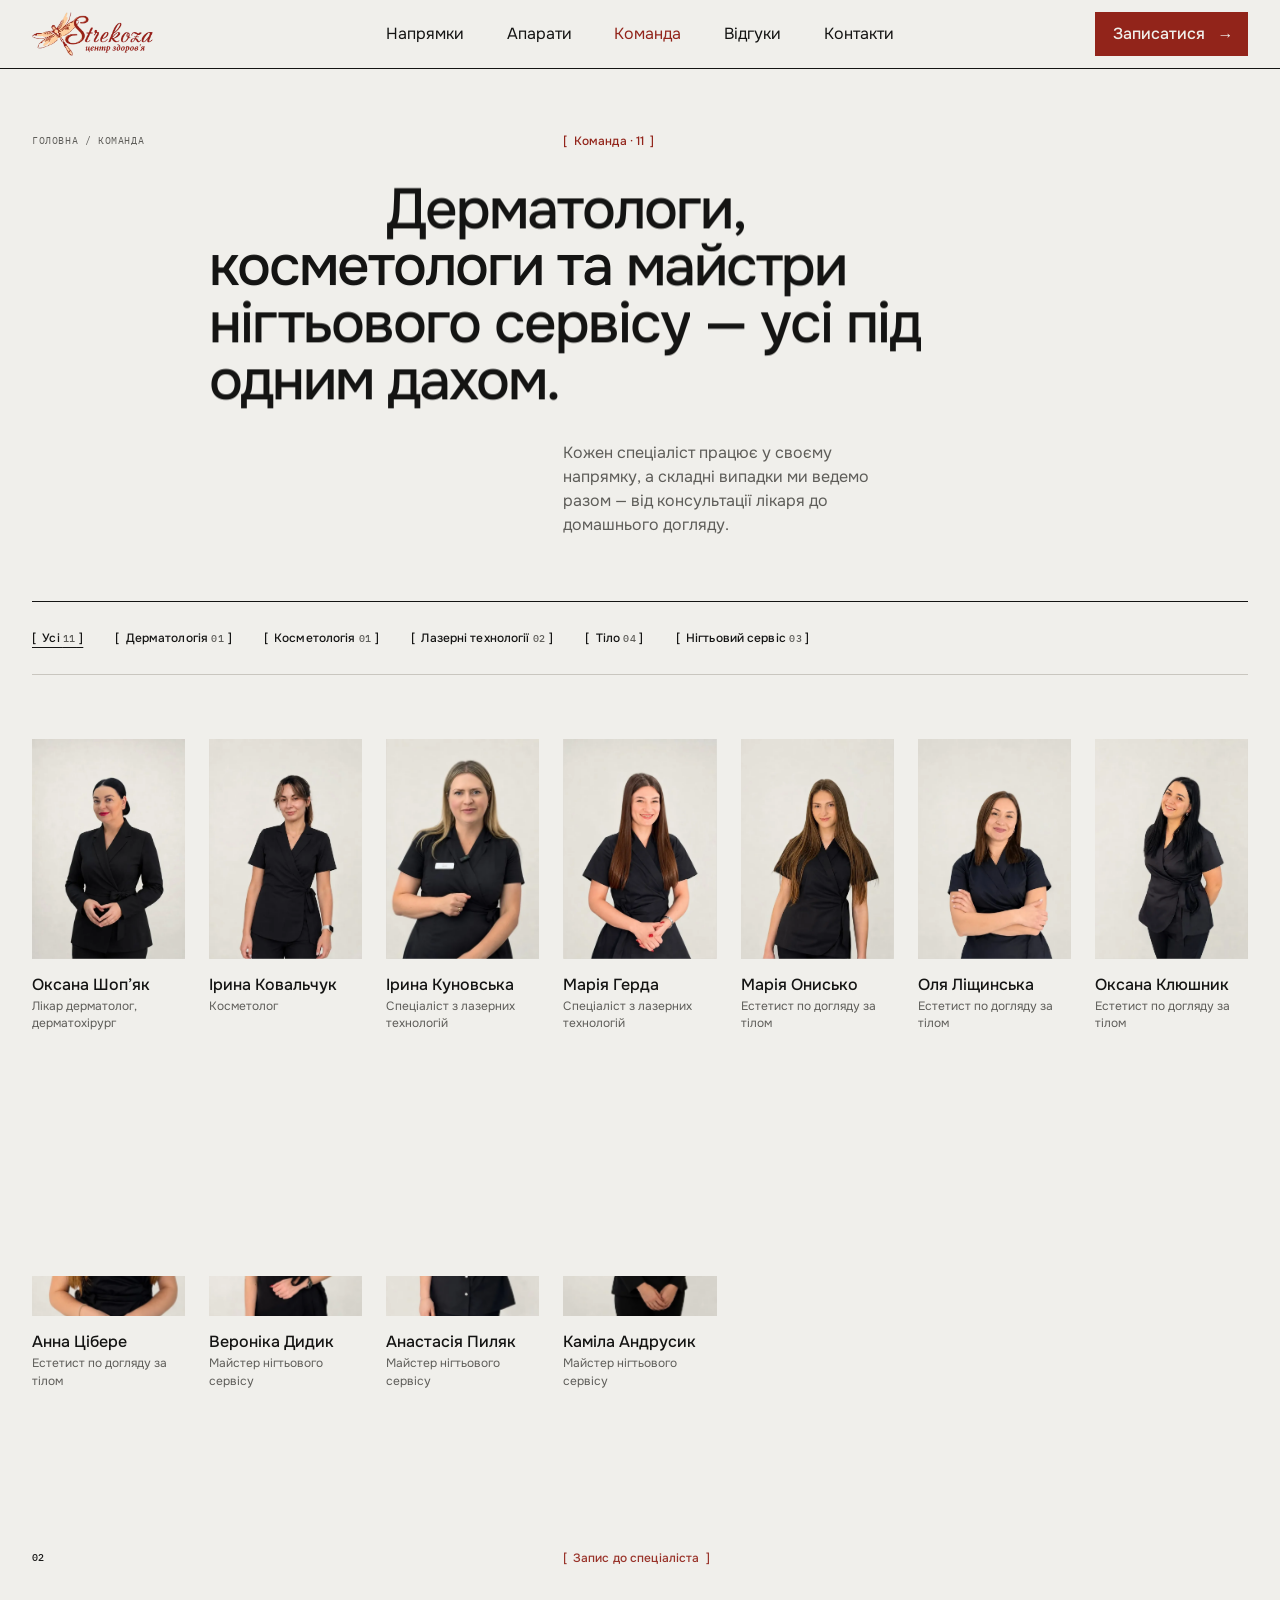
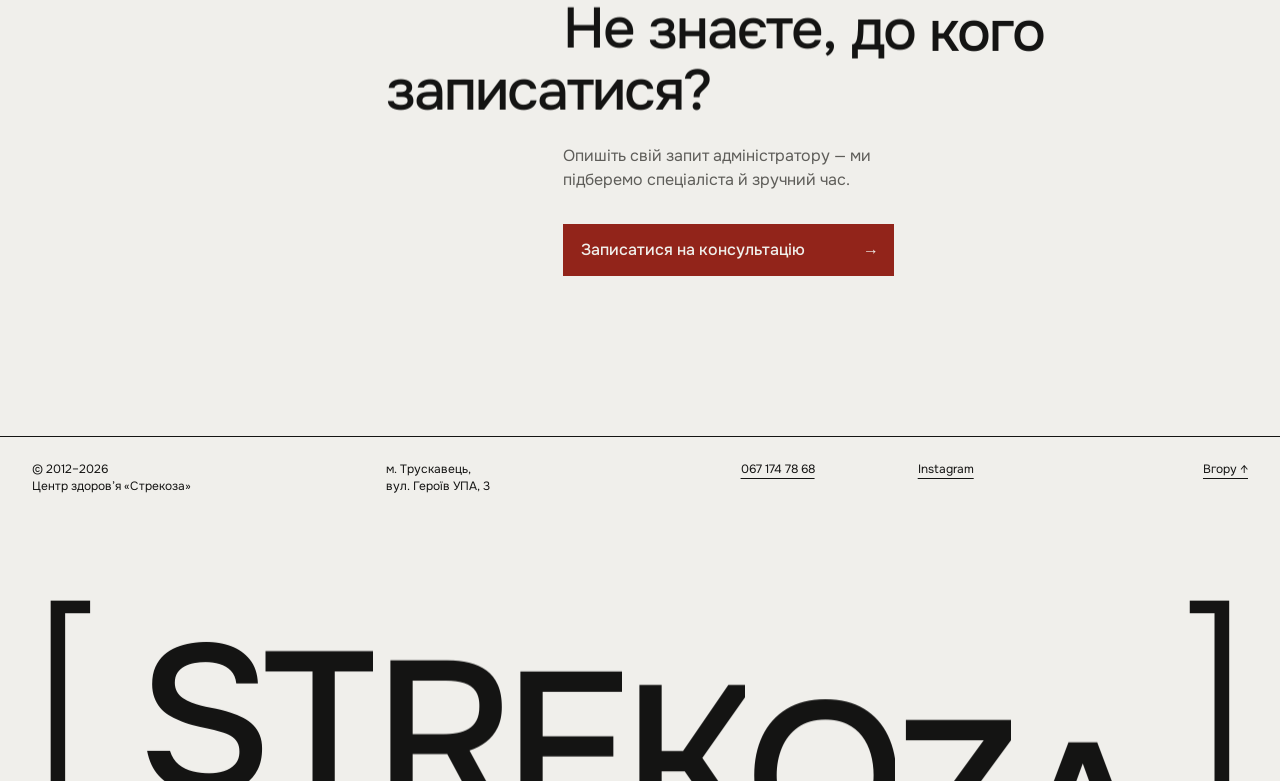
<file: komanda.html>
<!doctype html>
<html lang="uk">
<head>
  <meta charset="utf-8">
  <meta name="viewport" content="width=device-width, initial-scale=1">
  <meta name="theme-color" content="#F0EFEB">
  <link rel="icon" href="./favicon.png" type="image/png">
  <meta property="og:site_name" content="Центр здоров’я «Стрекоза»">
  <meta property="og:locale" content="uk_UA">
  <meta property="og:type" content="website">
  <meta property="og:image" content="./og.jpg">
  <script>document.documentElement.classList.add('js')</script>
  <title>Команда — лікарі, косметологи та майстри | Центр здоров’я «Стрекоза», Трускавець</title>
  <meta name="description" content="Дерматологи, косметологи, спеціалісти з лазерних технологій, естетисти та майстри нігтьового сервісу центру здоров’я «Стрекоза» в Трускавці.">
  <meta property="og:title" content="Команда центру здоров’я «Стрекоза»">
  <script type="module" crossorigin src="./main-DNVCBdoo.js"></script>
  <link rel="stylesheet" crossorigin href="./main-SYfe_Xdn.css">
</head>
<body id="top">
  <a class="sr-only" href="#main">Перейти до змісту</a>
  <header class="header">
    <div class="g header__in">
      <a class="logo" href="index.html" aria-label="Стрекоза — на головну"><img src="./logo.webp" alt="Strekoza — центр здоров’я" width="122" height="44"></a>
      <nav class="nav" aria-label="Головне меню">
        <a href="index.html#directions">Напрямки</a>
        <a href="index.html#tech">Апарати</a>
        <a href="komanda.html" aria-current="page">Команда</a>
        <a href="index.html#reviews">Відгуки</a>
        <a href="#contacts">Контакти</a>
      </nav>
      <a class="btn header__cta ms_booking" href="https://w65318.alteg.io/"><span>Записатися</span><span class="arr">→</span></a>
      <button class="burger" type="button" aria-label="Меню" aria-expanded="false" aria-controls="mmenu"><span></span><span></span></button>
    </div>
  </header>
  <div class="mmenu" id="mmenu">
    <a class="mmenu__link" href="index.html#directions"><span class="mono">01</span>Напрямки</a>
    <a class="mmenu__link" href="index.html#tech"><span class="mono">02</span>Апарати</a>
    <a class="mmenu__link" href="komanda.html"><span class="mono">03</span>Команда</a>
    <a class="mmenu__link" href="index.html#reviews"><span class="mono">04</span>Відгуки</a>
    <a class="mmenu__link" href="#contacts"><span class="mono">05</span>Контакти</a>
    <a class="btn ms_booking" href="https://w65318.alteg.io/"><span>Записатися</span><span class="arr">→</span></a>
  </div>
  <main id="main">
    <section class="section" style="padding-top: 64px" aria-labelledby="team-h">
      <div class="g lbl lbl--crumbs"><div class="mono crumbs">Головна / Команда</div><div class="lbl__txt">[&nbsp;&nbsp;Команда · 11&nbsp;&nbsp;]</div></div>
      <div class="g mt32"><h1 class="h-xl ind" id="team-h" style="--c:2;--s:5">Дерматологи, косметологи та майстри нігтьового сервісу — усі під одним дахом.</h1></div>
      <div class="g mt32"><p class="lead" style="--c:4;--s:2;--mc:2;--ms:3">Кожен спеціаліст працює у своєму напрямку, а складні випадки ми ведемо разом — від консультації лікаря до домашнього догляду.</p></div>
      <div class="g mt64 m-mt48"><div class="tabs" data-filter="#people" role="group" aria-label="Фільтр за напрямком">
        <button class="tab" type="button" data-value="Усі" aria-pressed="true">[&nbsp;&nbsp;Усі&nbsp;<span class="mono">11</span>&nbsp;]</button><button class="tab" type="button" data-value="Дерматологія" aria-pressed="false">[&nbsp;&nbsp;Дерматологія&nbsp;<span class="mono">01</span>&nbsp;]</button><button class="tab" type="button" data-value="Косметологія" aria-pressed="false">[&nbsp;&nbsp;Косметологія&nbsp;<span class="mono">01</span>&nbsp;]</button><button class="tab" type="button" data-value="Лазерні технології" aria-pressed="false">[&nbsp;&nbsp;Лазерні технології&nbsp;<span class="mono">02</span>&nbsp;]</button><button class="tab" type="button" data-value="Тіло" aria-pressed="false">[&nbsp;&nbsp;Тіло&nbsp;<span class="mono">04</span>&nbsp;]</button><button class="tab" type="button" data-value="Нігтьовий сервіс" aria-pressed="false">[&nbsp;&nbsp;Нігтьовий сервіс&nbsp;<span class="mono">03</span>&nbsp;]</button>
      </div></div>
      <div class="g mt64 m-mt32 cards" id="people">
        <a class="card" href="404.html" data-group="Дерматологія"><figure class="ph"><img src="./team-shopiak-800.webp" srcset="./team-shopiak-800.webp 800w, ./team-shopiak-1600.webp 1600w" sizes="(max-width: 767px) 50vw, 176px" alt="Оксана Шоп’як" loading="lazy" decoding="async"></figure><div class="card__name">Оксана Шоп’як</div><div class="card__role">Лікар дерматолог, дерматохірург</div></a>
        <a class="card" href="404.html" data-group="Косметологія"><figure class="ph"><img src="./team-kovalchuk-800.webp" srcset="./team-kovalchuk-800.webp 800w, ./team-kovalchuk-1600.webp 1600w" sizes="(max-width: 767px) 50vw, 176px" alt="Ірина Ковальчук" loading="lazy" decoding="async"></figure><div class="card__name">Ірина Ковальчук</div><div class="card__role">Косметолог</div></a>
        <a class="card" href="404.html" data-group="Лазерні технології"><figure class="ph"><img src="./team-kunovska-800.webp" srcset="./team-kunovska-800.webp 800w, ./team-kunovska-1600.webp 1600w" sizes="(max-width: 767px) 50vw, 176px" alt="Ірина Куновська" loading="lazy" decoding="async"></figure><div class="card__name">Ірина Куновська</div><div class="card__role">Спеціаліст з лазерних технологій</div></a>
        <a class="card" href="404.html" data-group="Лазерні технології"><figure class="ph"><img src="./team-gerda-800.webp" srcset="./team-gerda-800.webp 800w, ./team-gerda-1600.webp 1600w" sizes="(max-width: 767px) 50vw, 176px" alt="Марія Герда" loading="lazy" decoding="async"></figure><div class="card__name">Марія Герда</div><div class="card__role">Спеціаліст з лазерних технологій</div></a>
        <a class="card" href="404.html" data-group="Тіло"><figure class="ph"><img src="./team-onysko-800.webp" srcset="./team-onysko-800.webp 800w, ./team-onysko-1600.webp 1600w" sizes="(max-width: 767px) 50vw, 176px" alt="Марія Онисько" loading="lazy" decoding="async"></figure><div class="card__name">Марія Онисько</div><div class="card__role">Естетист по догляду за тілом</div></a>
        <a class="card" href="404.html" data-group="Тіло"><figure class="ph"><img src="./team-lishchynska-800.webp" srcset="./team-lishchynska-800.webp 800w, ./team-lishchynska-1600.webp 1600w" sizes="(max-width: 767px) 50vw, 176px" alt="Оля Ліщинська" loading="lazy" decoding="async"></figure><div class="card__name">Оля Ліщинська</div><div class="card__role">Естетист по догляду за тілом</div></a>
        <a class="card" href="404.html" data-group="Тіло"><figure class="ph"><img src="./team-kliushnyk-800.webp" srcset="./team-kliushnyk-800.webp 800w, ./team-kliushnyk-1600.webp 1600w" sizes="(max-width: 767px) 50vw, 176px" alt="Оксана Клюшник" loading="lazy" decoding="async"></figure><div class="card__name">Оксана Клюшник</div><div class="card__role">Естетист по догляду за тілом</div></a>
        <a class="card" href="404.html" data-group="Тіло"><figure class="ph"><img src="./team-tsibere-800.webp" srcset="./team-tsibere-800.webp 800w, ./team-tsibere-1600.webp 1600w" sizes="(max-width: 767px) 50vw, 176px" alt="Анна Цібере" loading="lazy" decoding="async"></figure><div class="card__name">Анна Цібере</div><div class="card__role">Естетист по догляду за тілом</div></a>
        <a class="card" href="404.html" data-group="Нігтьовий сервіс"><figure class="ph"><img src="./team-dydyk-800.webp" srcset="./team-dydyk-800.webp 800w, ./team-dydyk-1600.webp 1600w" sizes="(max-width: 767px) 50vw, 176px" alt="Вероніка Дидик" loading="lazy" decoding="async"></figure><div class="card__name">Вероніка Дидик</div><div class="card__role">Майстер нігтьового сервісу</div></a>
        <a class="card" href="404.html" data-group="Нігтьовий сервіс"><figure class="ph"><img src="./team-pyliak-800.webp" srcset="./team-pyliak-800.webp 800w, ./team-pyliak-1600.webp 1600w" sizes="(max-width: 767px) 50vw, 176px" alt="Анастасія Пиляк" loading="lazy" decoding="async"></figure><div class="card__name">Анастасія Пиляк</div><div class="card__role">Майстер нігтьового сервісу</div></a>
        <a class="card" href="404.html" data-group="Нігтьовий сервіс"><figure class="ph"><img src="./team-andrusyk-800.webp" srcset="./team-andrusyk-800.webp 800w, ./team-andrusyk-1600.webp 1600w" sizes="(max-width: 767px) 50vw, 176px" alt="Каміла Андрусик" loading="lazy" decoding="async"></figure><div class="card__name">Каміла Андрусик</div><div class="card__role">Майстер нігтьового сервісу</div></a>
      </div>
    </section>

    <section class="section" id="booking" aria-labelledby="bk-h">
      <div class="g lbl"><div class="lbl__num mono">02</div><div class="lbl__txt">[&nbsp;&nbsp;Запис до спеціаліста&nbsp;&nbsp;]</div></div>
      <div class="g mt32"><h2 class="h-xl ind" id="bk-h" style="--c:3;--s:4">Не знаєте, до кого записатися?</h2></div>
      <div class="g mt32"><p class="lead" style="--c:4;--s:2;--mc:2;--ms:3">Опишіть свій запит адміністратору — ми підберемо спеціаліста й зручний час.</p></div>
      <div class="g mt32"><a class="btn ms_booking" href="https://w65318.alteg.io/" style="--c:4;--s:2"><span>Записатися на консультацію</span><span class="arr">→</span></a></div>
    </section>
  </main>
  <footer class="footer" id="contacts">
    <div class="g footer__row">
      <div>© 2012–2026<br>Центр здоров’я «Стрекоза»</div>
      <address style="font-style: normal">м. Трускавець,<br>вул. Героїв УПА, 3</address>
      <a class="ul" href="tel:+380671747868">067 174 78 68</a>
      <a class="ul" href="404.html">Instagram</a>
      <a class="ul" href="#top">Вгору ↑</a>
    </div>
    <div class="wrap"><div class="wordmark" aria-hidden="true"><span>[</span><span>STREKOZA</span><span>]</span></div></div>
  </footer>
  <script src="https://w65318.alteg.io/widgetJS" charset="UTF-8" defer></script>
</body>
</html>
</file>
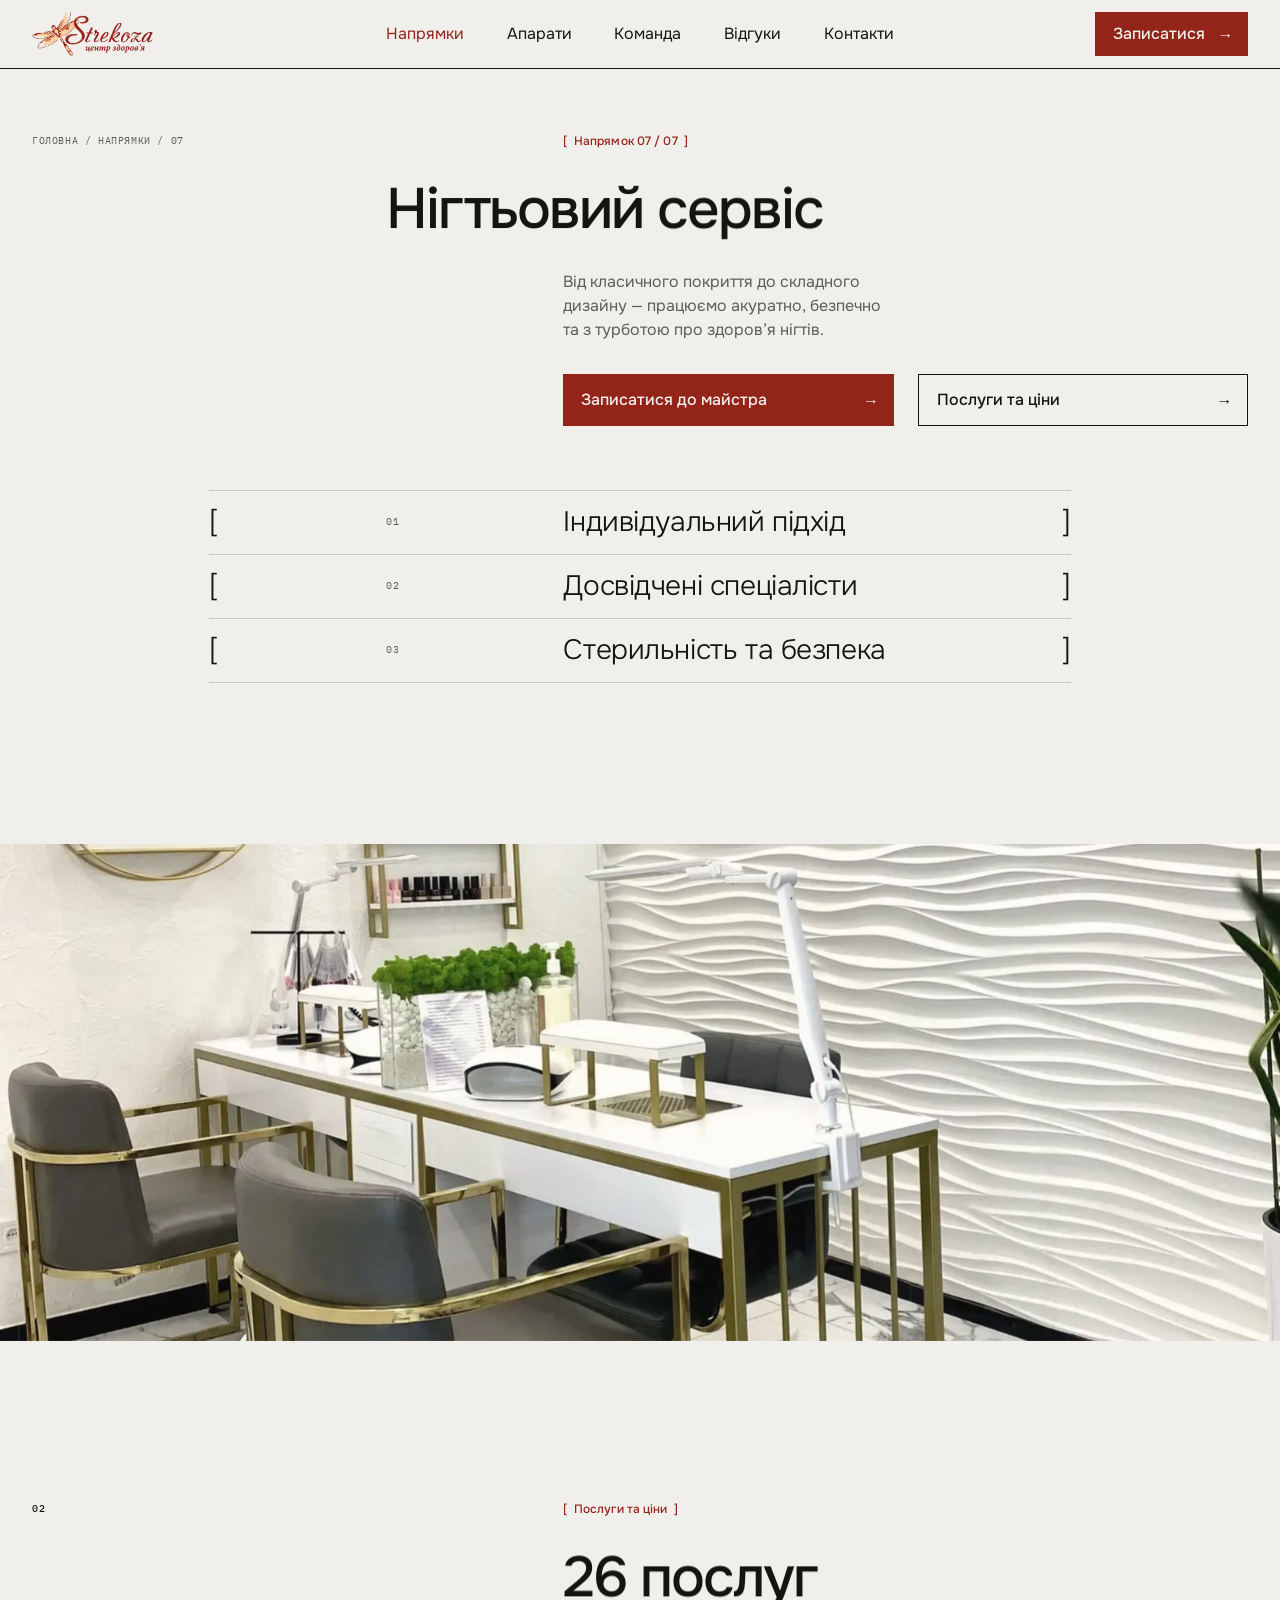
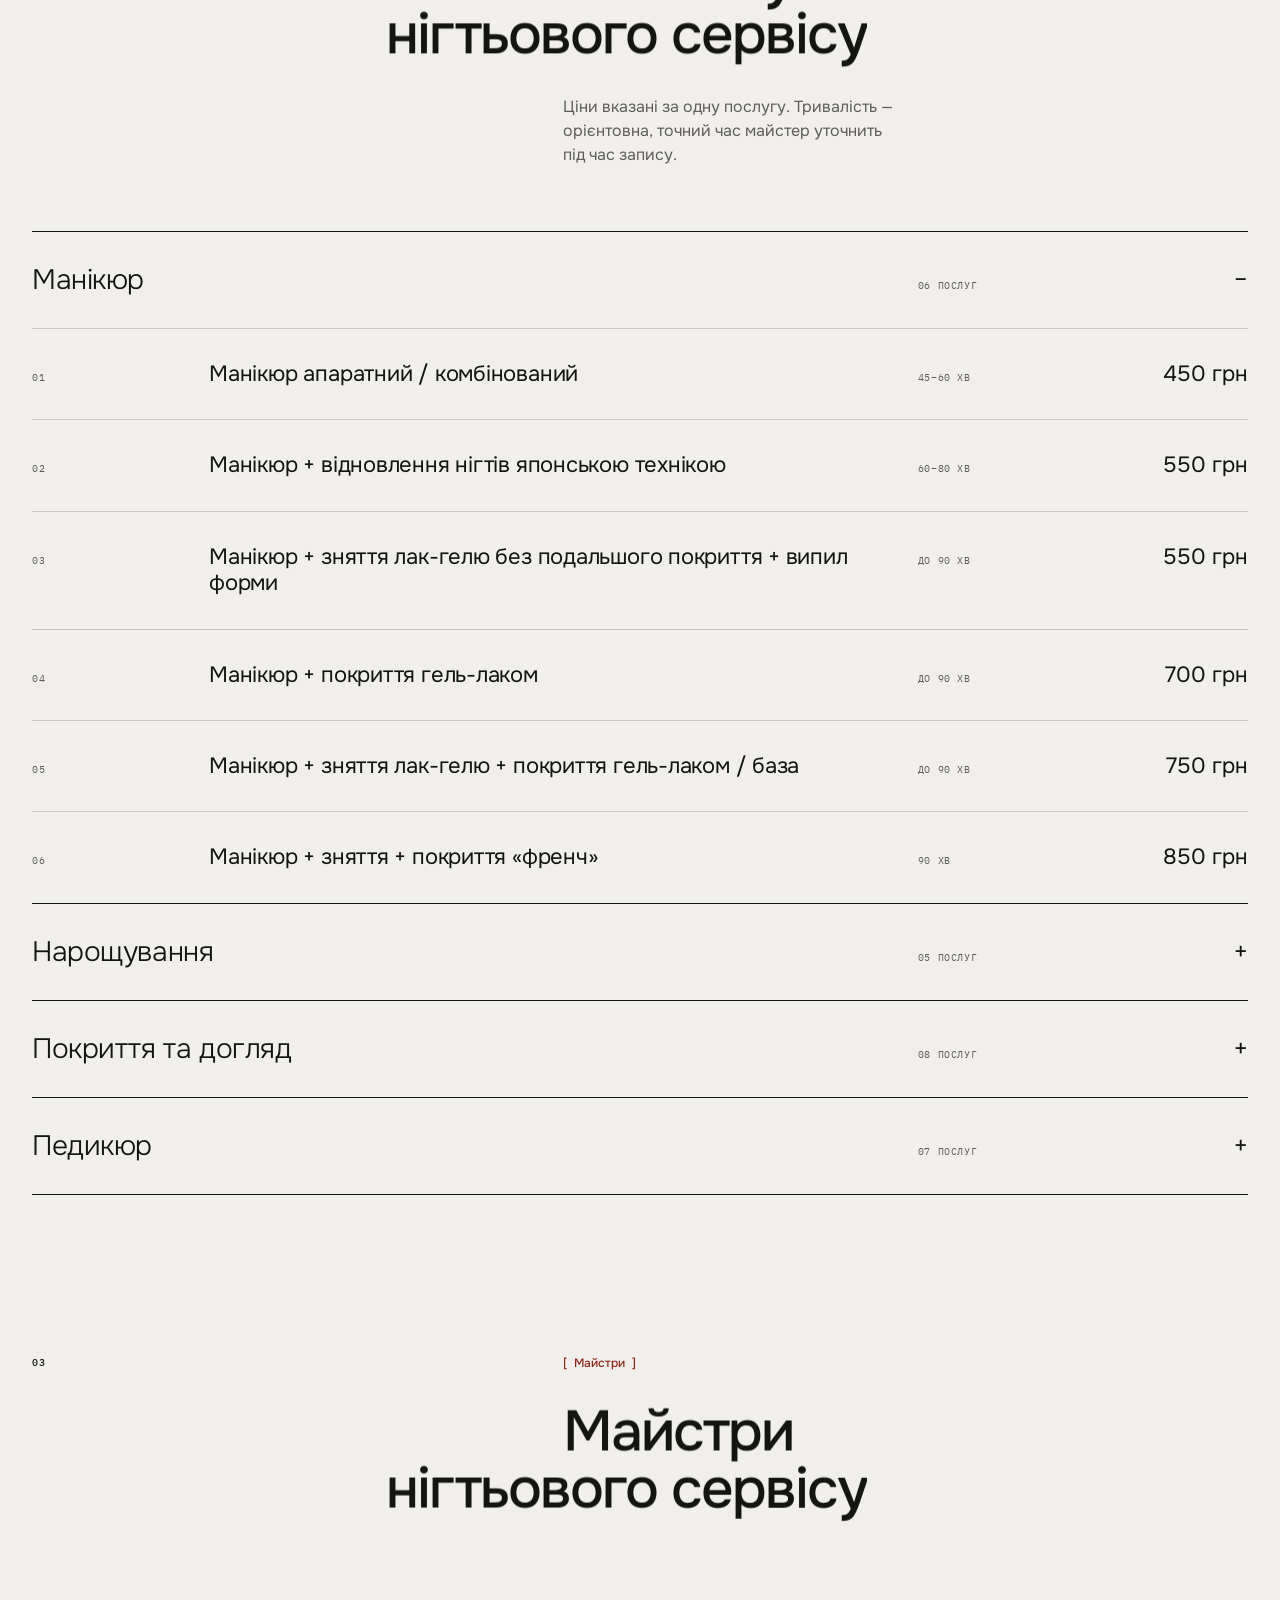
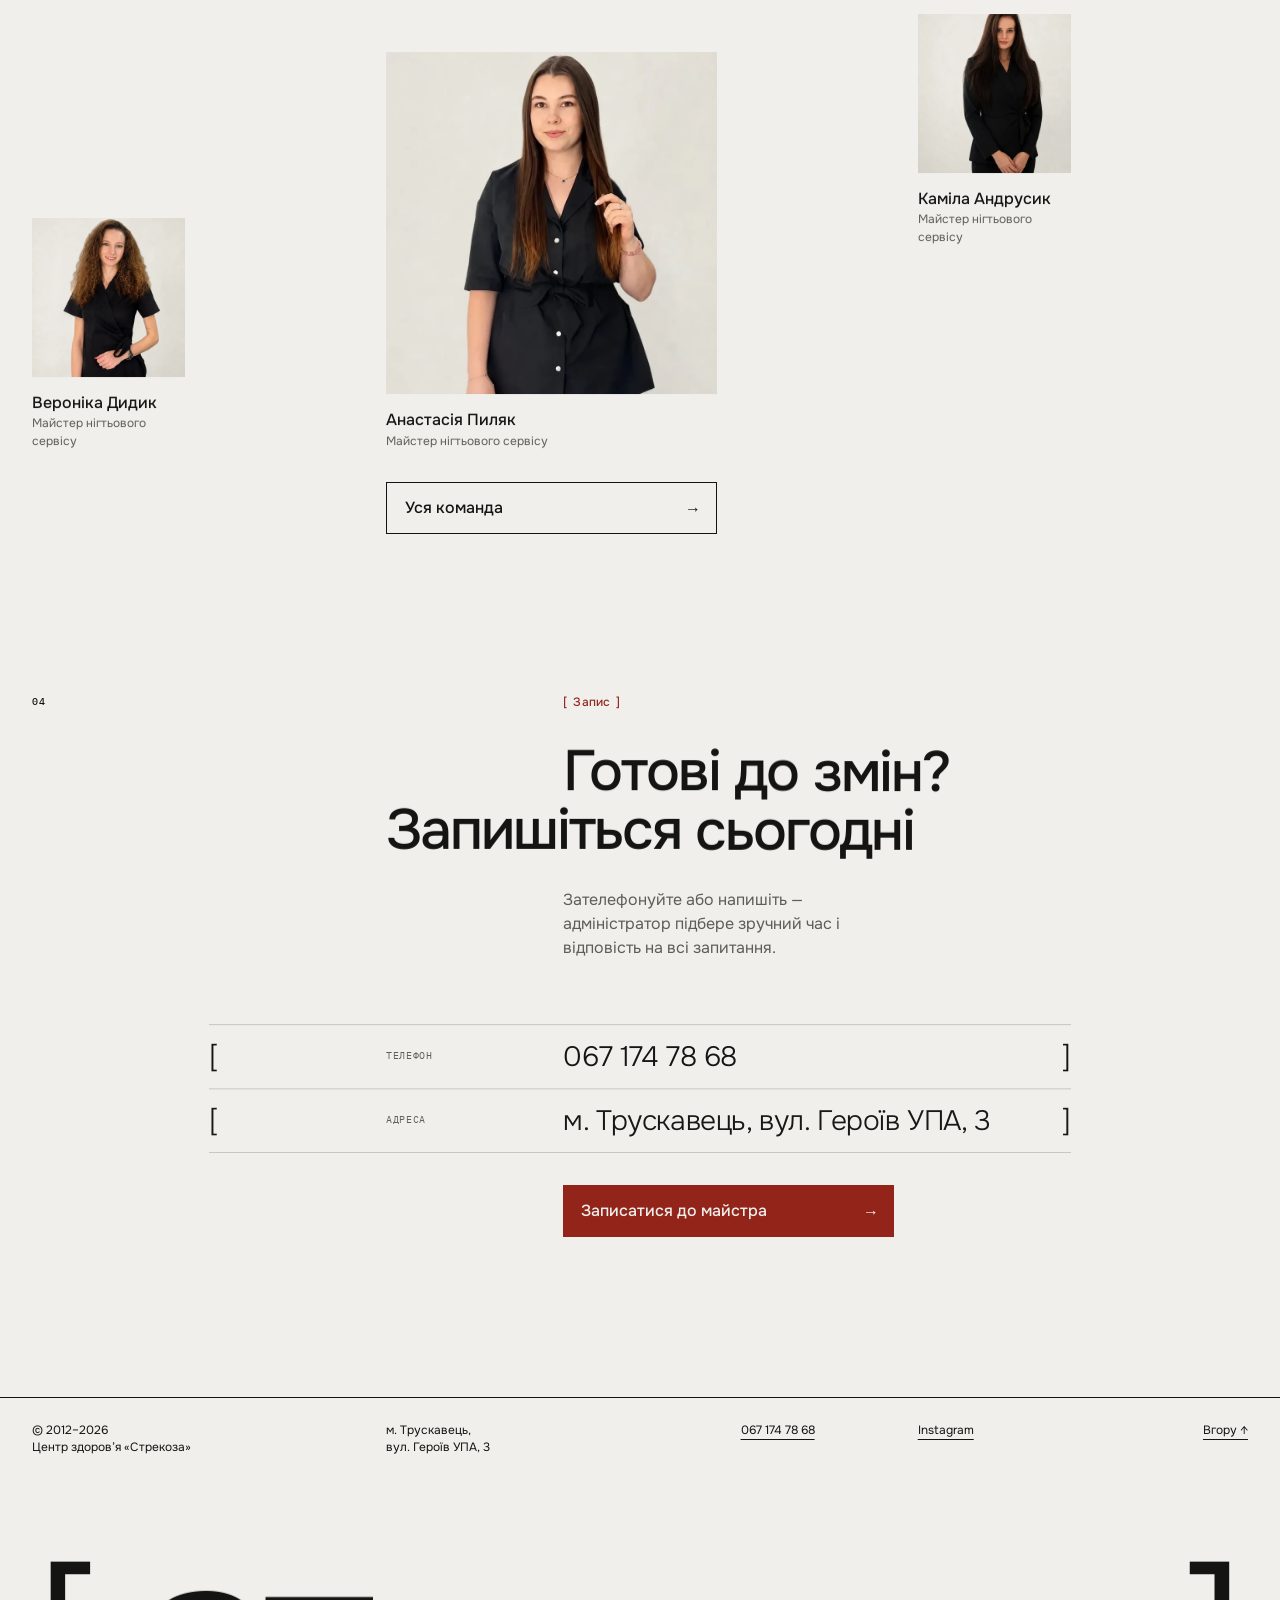
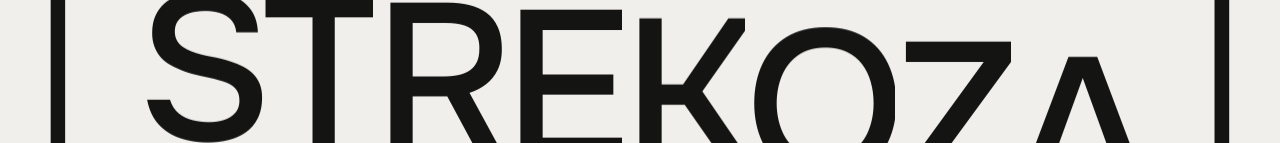
<file: nigtovyi-servis.html>
<!doctype html>
<html lang="uk">
<head>
  <meta charset="utf-8">
  <meta name="viewport" content="width=device-width, initial-scale=1">
  <meta name="theme-color" content="#F0EFEB">
  <link rel="icon" href="./favicon.png" type="image/png">
  <meta property="og:site_name" content="Центр здоров’я «Стрекоза»">
  <meta property="og:locale" content="uk_UA">
  <meta property="og:type" content="website">
  <meta property="og:image" content="./og.jpg">
  <script>document.documentElement.classList.add('js')</script>
  <title>Нігтьовий сервіс — манікюр, педикюр, нарощування | Центр здоров’я «Стрекоза», Трускавець</title>
  <meta name="description" content="Манікюр, педикюр, нарощування та покриття в центрі здоров’я «Стрекоза» у Трускавці. 26 послуг, ціни та майстри. Запис: 067 174 78 68.">
  <meta property="og:title" content="Нігтьовий сервіс — «Стрекоза», Трускавець">
  <script type="module" crossorigin src="./main-DNVCBdoo.js"></script>
  <link rel="stylesheet" crossorigin href="./main-SYfe_Xdn.css">
</head>
<body id="top">
  <a class="sr-only" href="#main">Перейти до змісту</a>
  <header class="header">
    <div class="g header__in">
      <a class="logo" href="index.html" aria-label="Стрекоза — на головну"><img src="./logo.webp" alt="Strekoza — центр здоров’я" width="122" height="44"></a>
      <nav class="nav" aria-label="Головне меню">
        <a href="index.html#directions" aria-current="page">Напрямки</a>
        <a href="index.html#tech">Апарати</a>
        <a href="komanda.html">Команда</a>
        <a href="index.html#reviews">Відгуки</a>
        <a href="#contacts">Контакти</a>
      </nav>
      <a class="btn header__cta ms_booking" href="https://w65318.alteg.io/"><span>Записатися</span><span class="arr">→</span></a>
      <button class="burger" type="button" aria-label="Меню" aria-expanded="false" aria-controls="mmenu"><span></span><span></span></button>
    </div>
  </header>
  <div class="mmenu" id="mmenu">
    <a class="mmenu__link" href="index.html#directions"><span class="mono">01</span>Напрямки</a>
    <a class="mmenu__link" href="index.html#tech"><span class="mono">02</span>Апарати</a>
    <a class="mmenu__link" href="komanda.html"><span class="mono">03</span>Команда</a>
    <a class="mmenu__link" href="index.html#reviews"><span class="mono">04</span>Відгуки</a>
    <a class="mmenu__link" href="#contacts"><span class="mono">05</span>Контакти</a>
    <a class="btn ms_booking" href="https://w65318.alteg.io/"><span>Записатися</span><span class="arr">→</span></a>
  </div>
  <main id="main">
    <section class="section" style="padding-top: 64px">
      <div class="g lbl lbl--crumbs"><div class="mono crumbs">Головна / Напрямки / 07</div><div class="lbl__txt">[&nbsp;&nbsp;Напрямок 07 / 07&nbsp;&nbsp;]</div></div>
      <div class="g mt32"><h1 class="h-xl ind page-h1" style="--c:2;--s:5">Нігтьовий сервіс</h1></div>
      <div class="g mt32"><p class="lead" style="--c:4;--s:2;--mc:2;--ms:3">Від класичного покриття до складного дизайну — працюємо акуратно, безпечно та з турботою про здоров’я нігтів.</p></div>
      <div class="g mt32 btn-row">
        <a class="btn ms_booking" href="https://w65318.alteg.io/"><span>Записатися до майстра</span><span class="arr">→</span></a>
        <a class="obtn" href="#price"><span>Послуги та ціни</span><span class="arr">→</span></a>
      </div>
      <div class="g mt64 m-mt48"><div class="brows" style="--c:2;--s:5">
        <div class="brow"><span class="brow__k mono">01</span><span class="brow__v">Індивідуальний підхід</span></div>
        <div class="brow"><span class="brow__k mono">02</span><span class="brow__v">Досвідчені спеціалісти</span></div>
        <div class="brow"><span class="brow__k mono">03</span><span class="brow__v">Стерильність та безпека</span></div>
      </div></div>
      <figure class="ph ph--wide mt160 m-mt64"><img src="./nail-room-800.webp" srcset="./nail-room-800.webp 800w, ./nail-room-1600.webp 1600w" sizes="100vw" alt="Кабінет нігтьового сервісу центру «Стрекоза»" style="object-position: center 42%" loading="eager" decoding="async"></figure>
    </section>

    <section class="section" id="price" aria-labelledby="price-h">
      <div class="g lbl"><div class="lbl__num mono">02</div><div class="lbl__txt">[&nbsp;&nbsp;Послуги та ціни&nbsp;&nbsp;]</div></div>
      <div class="g mt32"><h2 class="h-xl ind" id="price-h" style="--c:3;--s:4">26 послуг нігтьового сервісу</h2></div>
      <div class="g mt32"><p class="lead" style="--c:4;--s:2;--mc:2;--ms:3">Ціни вказані за одну послугу. Тривалість — орієнтовна, точний час майстер уточнить під час запису.</p></div>
      <div class="g mt64"><div class="price" data-reveal>
  <details open>
    <summary><span class="price__g">Манікюр</span><span class="price__n mono">06 послуг</span><span class="price__sign" aria-hidden="true"></span></summary>
    <div class="prow"><span class="prow__ix mono">01</span><div class="prow__main"><div class="prow__nm">Манікюр апаратний / комбінований</div></div><span class="prow__dur mono">45–60 хв</span><span class="prow__pr">450 грн</span></div>
    <div class="prow"><span class="prow__ix mono">02</span><div class="prow__main"><div class="prow__nm">Манікюр + відновлення нігтів японською технікою</div></div><span class="prow__dur mono">60–80 хв</span><span class="prow__pr">550 грн</span></div>
    <div class="prow"><span class="prow__ix mono">03</span><div class="prow__main"><div class="prow__nm">Манікюр + зняття лак-гелю без подальшого покриття + випил форми</div></div><span class="prow__dur mono">до 90 хв</span><span class="prow__pr">550 грн</span></div>
    <div class="prow"><span class="prow__ix mono">04</span><div class="prow__main"><div class="prow__nm">Манікюр + покриття гель-лаком</div></div><span class="prow__dur mono">до 90 хв</span><span class="prow__pr">700 грн</span></div>
    <div class="prow"><span class="prow__ix mono">05</span><div class="prow__main"><div class="prow__nm">Манікюр + зняття лак-гелю + покриття гель-лаком / база</div></div><span class="prow__dur mono">до 90 хв</span><span class="prow__pr">750 грн</span></div>
    <div class="prow"><span class="prow__ix mono">06</span><div class="prow__main"><div class="prow__nm">Манікюр + зняття + покриття «френч»</div></div><span class="prow__dur mono">90 хв</span><span class="prow__pr">850 грн</span></div>
  </details>
  <details>
    <summary><span class="price__g">Нарощування</span><span class="price__n mono">05 послуг</span><span class="price__sign" aria-hidden="true"></span></summary>
    <div class="prow"><span class="prow__ix mono">07</span><div class="prow__main"><div class="prow__nm">Гелеве нарощування нігтів</div><div class="prow__note">Манікюр і однотонне покриття входять у вартість.</div></div><span class="prow__dur mono">2 год 30 хв</span><span class="prow__pr">900–1000 грн</span></div>
    <div class="prow"><span class="prow__ix mono">08</span><div class="prow__main"><div class="prow__nm">Корекція гелевих нігтів</div><div class="prow__note">Манікюр і покриття входять у вартість.</div></div><span class="prow__dur mono">2 год</span><span class="prow__pr">850–900 грн</span></div>
    <div class="prow"><span class="prow__ix mono">09</span><div class="prow__main"><div class="prow__nm">Нарощення 1 нігтя</div></div><span class="prow__dur mono">до 30 хв</span><span class="prow__pr">100 грн</span></div>
    <div class="prow"><span class="prow__ix mono">10</span><div class="prow__main"><div class="prow__nm">Ремонт 1 нігтя</div><div class="prow__note">Гель-лак / гель.</div></div><span class="prow__dur mono">до 30 хв</span><span class="prow__pr">50 грн</span></div>
    <div class="prow"><span class="prow__ix mono">11</span><div class="prow__main"><div class="prow__nm">Зняття нарощених нігтів</div></div><span class="prow__dur mono">60 хв</span><span class="prow__pr">275 грн</span></div>
  </details>
  <details>
    <summary><span class="price__g">Покриття та догляд</span><span class="price__n mono">08 послуг</span><span class="price__sign" aria-hidden="true"></span></summary>
    <div class="prow"><span class="prow__ix mono">12</span><div class="prow__main"><div class="prow__nm">Покриття гель-лак в один тон / камуфлююча база</div></div><span class="prow__dur mono">30 хв</span><span class="prow__pr">300 грн</span></div>
    <div class="prow"><span class="prow__ix mono">13</span><div class="prow__main"><div class="prow__nm">Покриття лак-гелем + френч</div></div><span class="prow__dur mono">30 хв</span><span class="prow__pr">400 грн</span></div>
    <div class="prow"><span class="prow__ix mono">14</span><div class="prow__main"><div class="prow__nm">Зняття лак-гелю</div><div class="prow__note">За умови повторного покриття.</div></div><span class="prow__dur mono">30 хв</span><span class="prow__pr">60 грн</span></div>
    <div class="prow"><span class="prow__ix mono">15</span><div class="prow__main"><div class="prow__nm">Зняття лак-гелю без подальшого покриття + випил форми</div></div><span class="prow__dur mono">45 хв</span><span class="prow__pr">130 грн</span></div>
    <div class="prow"><span class="prow__ix mono">16</span><div class="prow__main"><div class="prow__nm">Укріплення нігтьової пластини</div></div><span class="prow__dur mono">15 хв</span><span class="prow__pr">140 грн</span></div>
    <div class="prow"><span class="prow__ix mono">17</span><div class="prow__main"><div class="prow__nm">Професійне покриття звичайним лаком</div></div><span class="prow__dur mono">30 хв</span><span class="prow__pr">75 грн</span></div>
    <div class="prow"><span class="prow__ix mono">18</span><div class="prow__main"><div class="prow__nm">Покриття лікувальним лаком</div></div><span class="prow__dur mono">30 хв</span><span class="prow__pr">100 грн</span></div>
    <div class="prow"><span class="prow__ix mono">19</span><div class="prow__main"><div class="prow__nm">Зняття звичайного лаку</div></div><span class="prow__dur mono">15 хв</span><span class="prow__pr">30 грн</span></div>
  </details>
  <details>
    <summary><span class="price__g">Педикюр</span><span class="price__n mono">07 послуг</span><span class="price__sign" aria-hidden="true"></span></summary>
    <div class="prow"><span class="prow__ix mono">20</span><div class="prow__main"><div class="prow__nm">Педикюр апаратний / комбінований (жін.) без покриття</div></div><span class="prow__dur mono">60 хв</span><span class="prow__pr">600 грн</span></div>
    <div class="prow"><span class="prow__ix mono">21</span><div class="prow__main"><div class="prow__nm">Педикюр апаратний / комбінований (чол.)</div></div><span class="prow__dur mono">60 хв</span><span class="prow__pr">650 грн</span></div>
    <div class="prow"><span class="prow__ix mono">22</span><div class="prow__main"><div class="prow__nm">Педикюр + зняття + покриття гель-лаком</div></div><span class="prow__dur mono">90 хв</span><span class="prow__pr">900 грн</span></div>
    <div class="prow"><span class="prow__ix mono">23</span><div class="prow__main"><div class="prow__nm">Педикюр + зняття + покриття «френч»</div></div><span class="prow__dur mono">90 хв</span><span class="prow__pr">990 грн</span></div>
    <div class="prow"><span class="prow__ix mono">24</span><div class="prow__main"><div class="prow__nm">Педикюр апаратний / комбінований — тільки пальці</div><div class="prow__note">Жіночий.</div></div><span class="prow__dur mono">45 хв</span><span class="prow__pr">450 грн</span></div>
    <div class="prow"><span class="prow__ix mono">25</span><div class="prow__main"><div class="prow__nm">Педикюр апаратний / комбінований — тільки стопа</div><div class="prow__note">Жіночий.</div></div><span class="prow__dur mono">45 хв</span><span class="prow__pr">450 грн</span></div>
    <div class="prow"><span class="prow__ix mono">26</span><div class="prow__main"><div class="prow__nm">Педикюр + звичайне покриття</div></div><span class="prow__dur mono">60 хв</span><span class="prow__pr">650 грн</span></div>
  </details>
</div>
</div>
    </section>

    <section class="section" id="masters" aria-labelledby="masters-h">
      <div class="g lbl"><div class="lbl__num mono">03</div><div class="lbl__txt">[&nbsp;&nbsp;Майстри&nbsp;&nbsp;]</div></div>
      <div class="g mt32"><h2 class="h-xl ind" id="masters-h" style="--c:3;--s:4">Майстри нігтьового сервісу</h2></div>
      <div class="g mt64 m-mt32 masters">
        <a class="card" href="404.html" data-reveal><figure class="ph r-45"><img src="./team-dydyk-800.webp" srcset="./team-dydyk-800.webp 800w, ./team-dydyk-1600.webp 1600w" sizes="(max-width: 767px) 50vw, 176px" alt="Вероніка Дидик, майстер нігтьового сервісу" loading="lazy" decoding="async"></figure><div class="card__name">Вероніка Дидик</div><div class="card__role">Майстер нігтьового сервісу</div></a>
        <a class="card" href="404.html" data-reveal><figure class="ph r-45"><img src="./team-pyliak-800.webp" srcset="./team-pyliak-800.webp 800w, ./team-pyliak-1600.webp 1600w" sizes="(max-width: 767px) 50vw, 376px" alt="Анастасія Пиляк, майстер нігтьового сервісу" loading="lazy" decoding="async"></figure><div class="card__name">Анастасія Пиляк</div><div class="card__role">Майстер нігтьового сервісу</div></a>
        <a class="card" href="404.html" data-reveal><figure class="ph r-45"><img src="./team-andrusyk-800.webp" srcset="./team-andrusyk-800.webp 800w, ./team-andrusyk-1600.webp 1600w" sizes="(max-width: 767px) 50vw, 176px" alt="Каміла Андрусик, майстер нігтьового сервісу" loading="lazy" decoding="async"></figure><div class="card__name">Каміла Андрусик</div><div class="card__role">Майстер нігтьового сервісу</div></a>
      </div>
      <div class="g mt32"><a class="obtn" href="komanda.html" style="--c:3;--s:2"><span>Уся команда</span><span class="arr">→</span></a></div>
    </section>

    <section class="section" id="booking" aria-labelledby="booking-h">
      <div class="g lbl"><div class="lbl__num mono">04</div><div class="lbl__txt">[&nbsp;&nbsp;Запис&nbsp;&nbsp;]</div></div>
      <div class="g mt32"><h2 class="h-xl ind" id="booking-h" style="--c:3;--s:4">Готові до змін? Запишіться сьогодні</h2></div>
      <div class="g mt32"><p class="lead" style="--c:4;--s:2;--mc:2;--ms:3">Зателефонуйте або напишіть — адміністратор підбере зручний час і відповість на всі запитання.</p></div>
      <div class="g mt64"><div class="brows" style="--c:2;--s:5">
        <div class="brow"><span class="brow__k mono">Телефон</span><span class="brow__v"><a href="tel:+380671747868">067 174 78 68</a></span></div>
        <div class="brow"><span class="brow__k mono">Адреса</span><span class="brow__v">м. Трускавець, вул. Героїв УПА, 3</span></div>
      </div></div>
      <div class="g mt32"><a class="btn ms_booking" href="https://w65318.alteg.io/" style="--c:4;--s:2"><span>Записатися до майстра</span><span class="arr">→</span></a></div>
      
    </section>
  </main>
  <footer class="footer" id="contacts">
    <div class="g footer__row">
      <div>© 2012–2026<br>Центр здоров’я «Стрекоза»</div>
      <address style="font-style: normal">м. Трускавець,<br>вул. Героїв УПА, 3</address>
      <a class="ul" href="tel:+380671747868">067 174 78 68</a>
      <a class="ul" href="404.html">Instagram</a>
      <a class="ul" href="#top">Вгору ↑</a>
    </div>
    <div class="wrap"><div class="wordmark" aria-hidden="true"><span>[</span><span>STREKOZA</span><span>]</span></div></div>
  </footer>
  <script src="https://w65318.alteg.io/widgetJS" charset="UTF-8" defer></script>
</body>
</html>
</file>
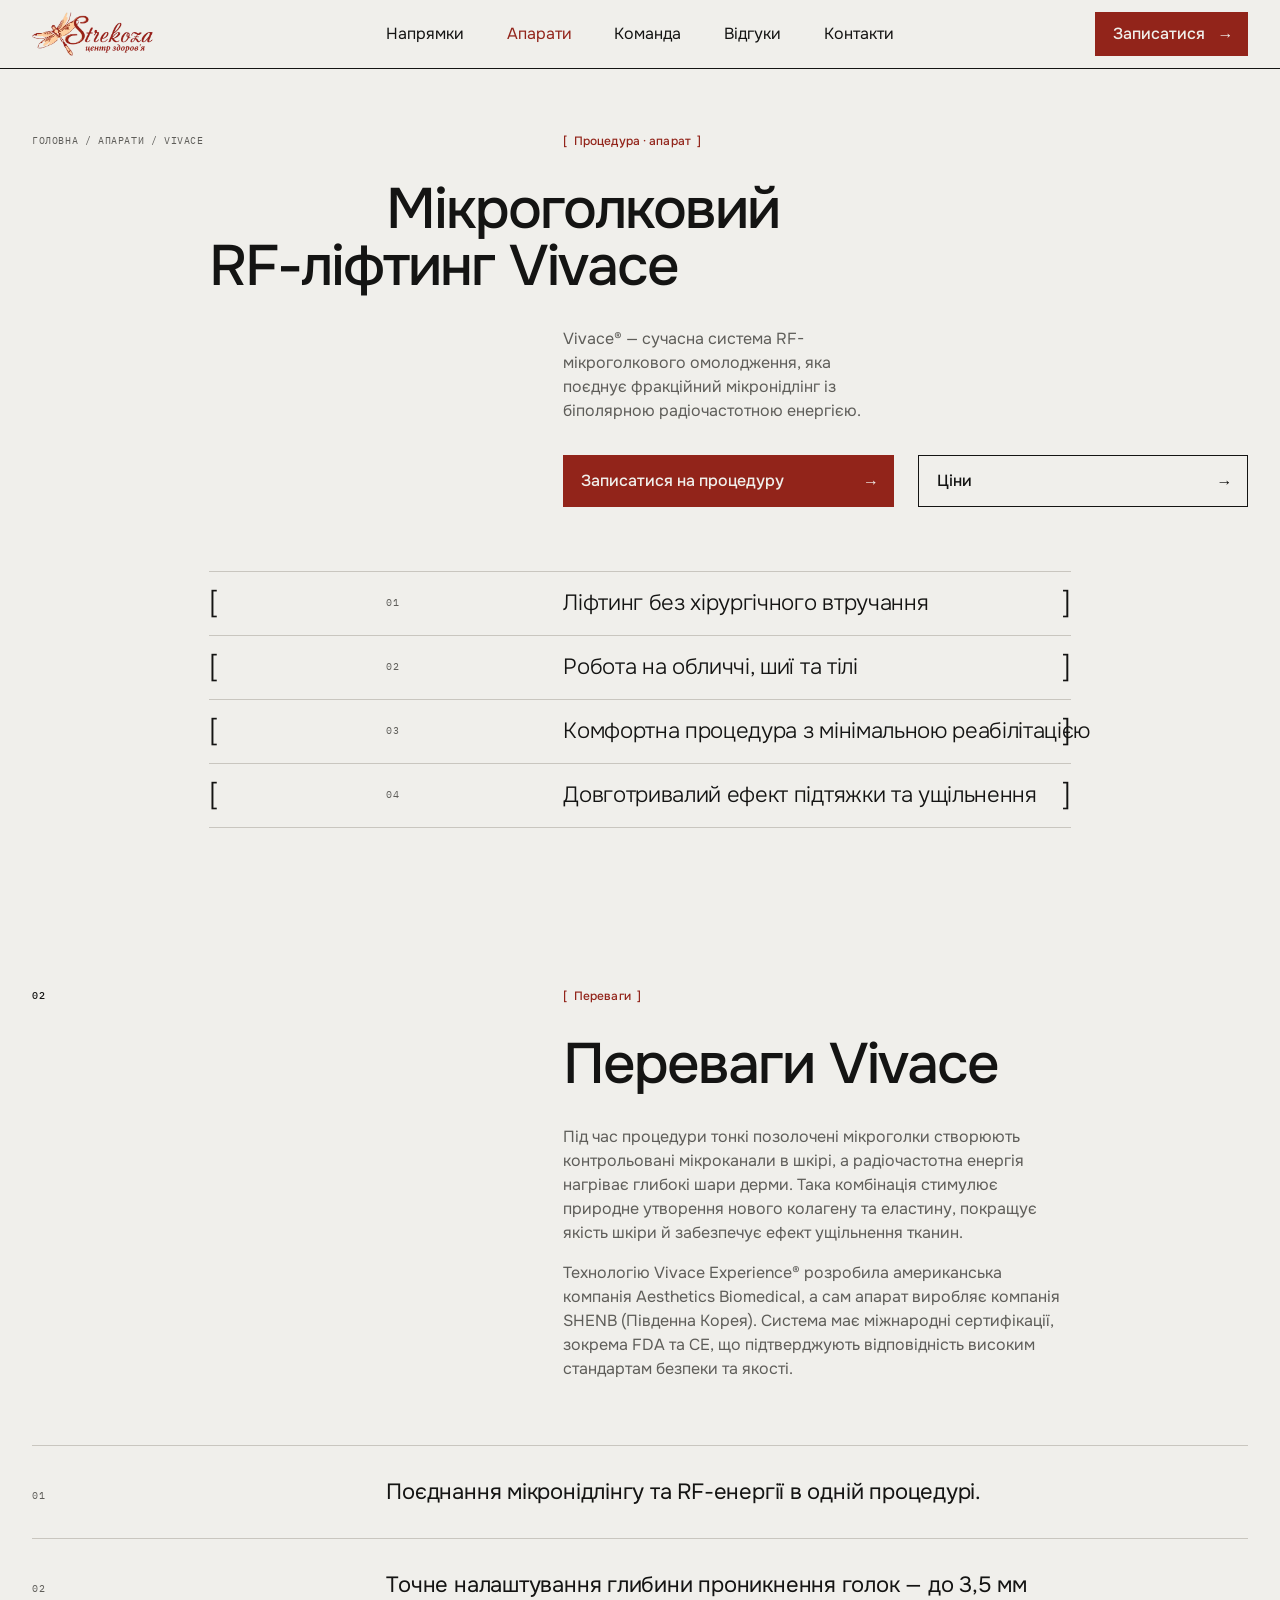
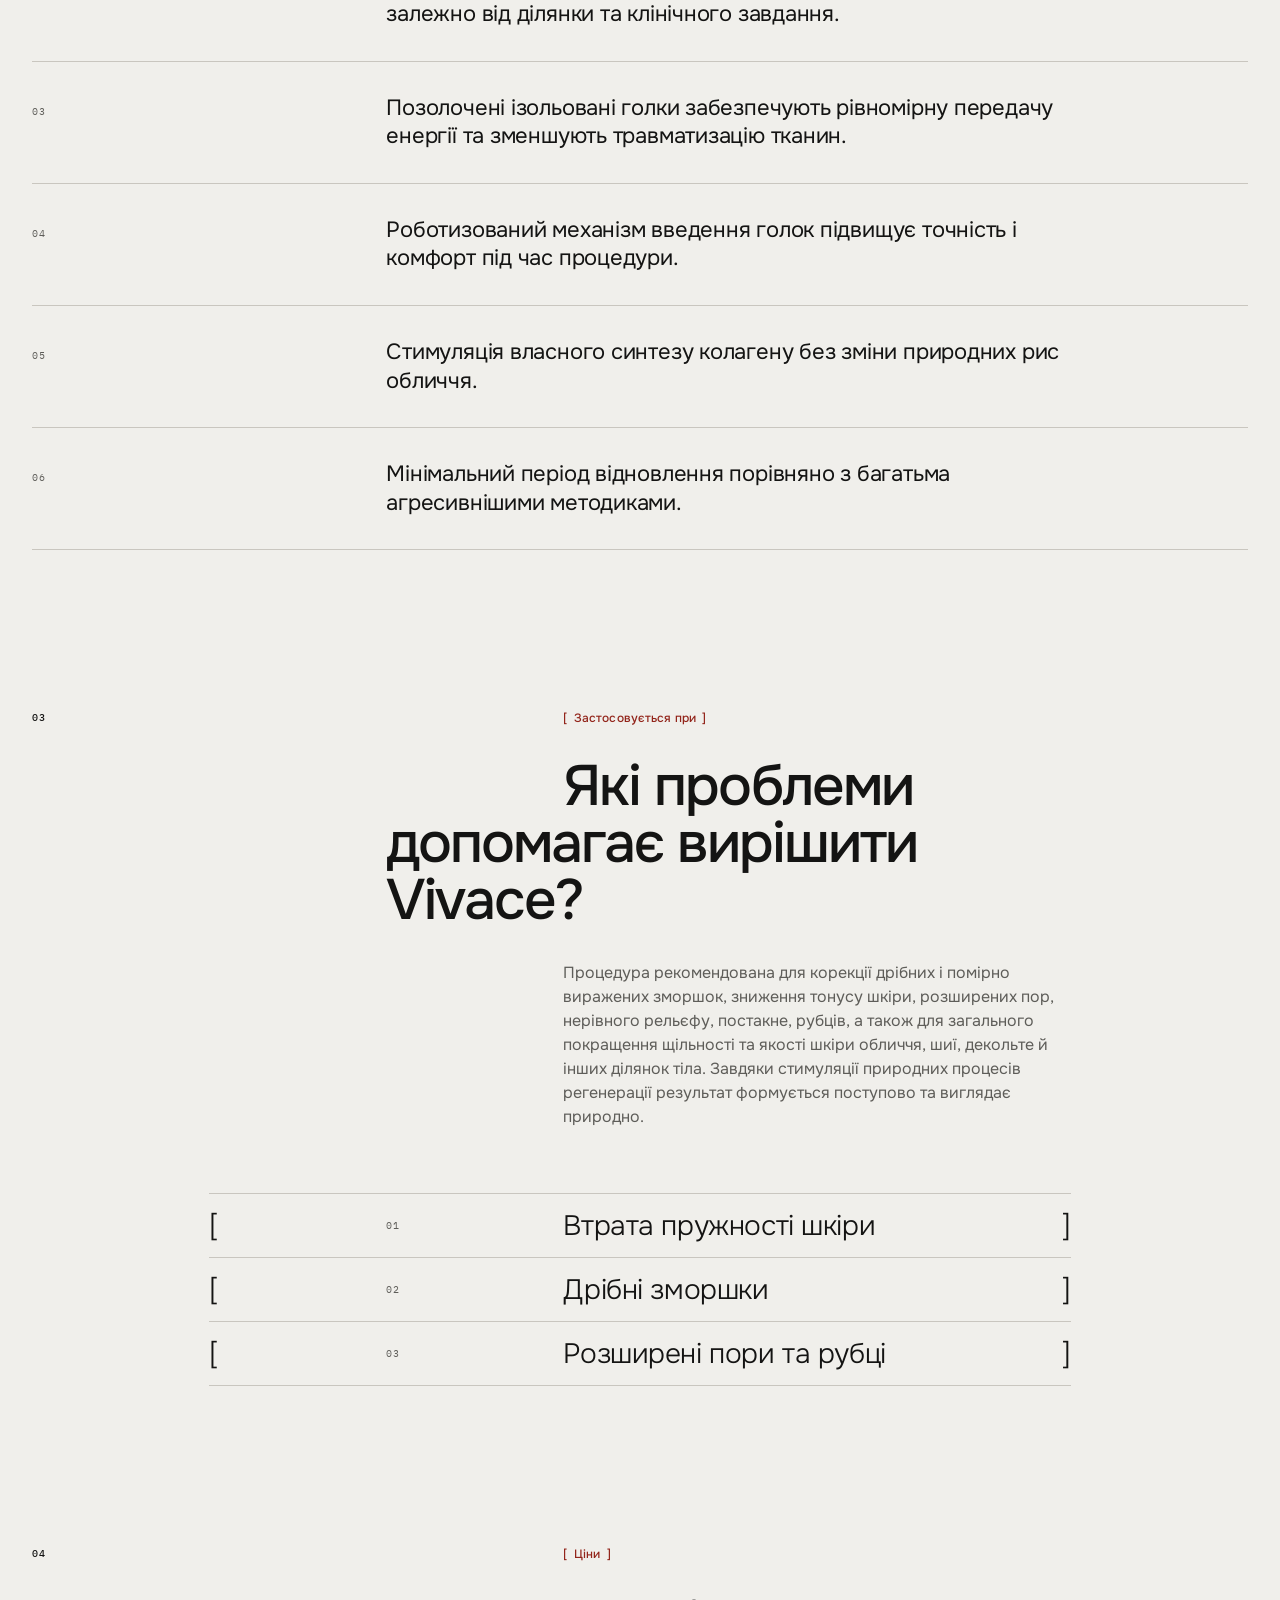
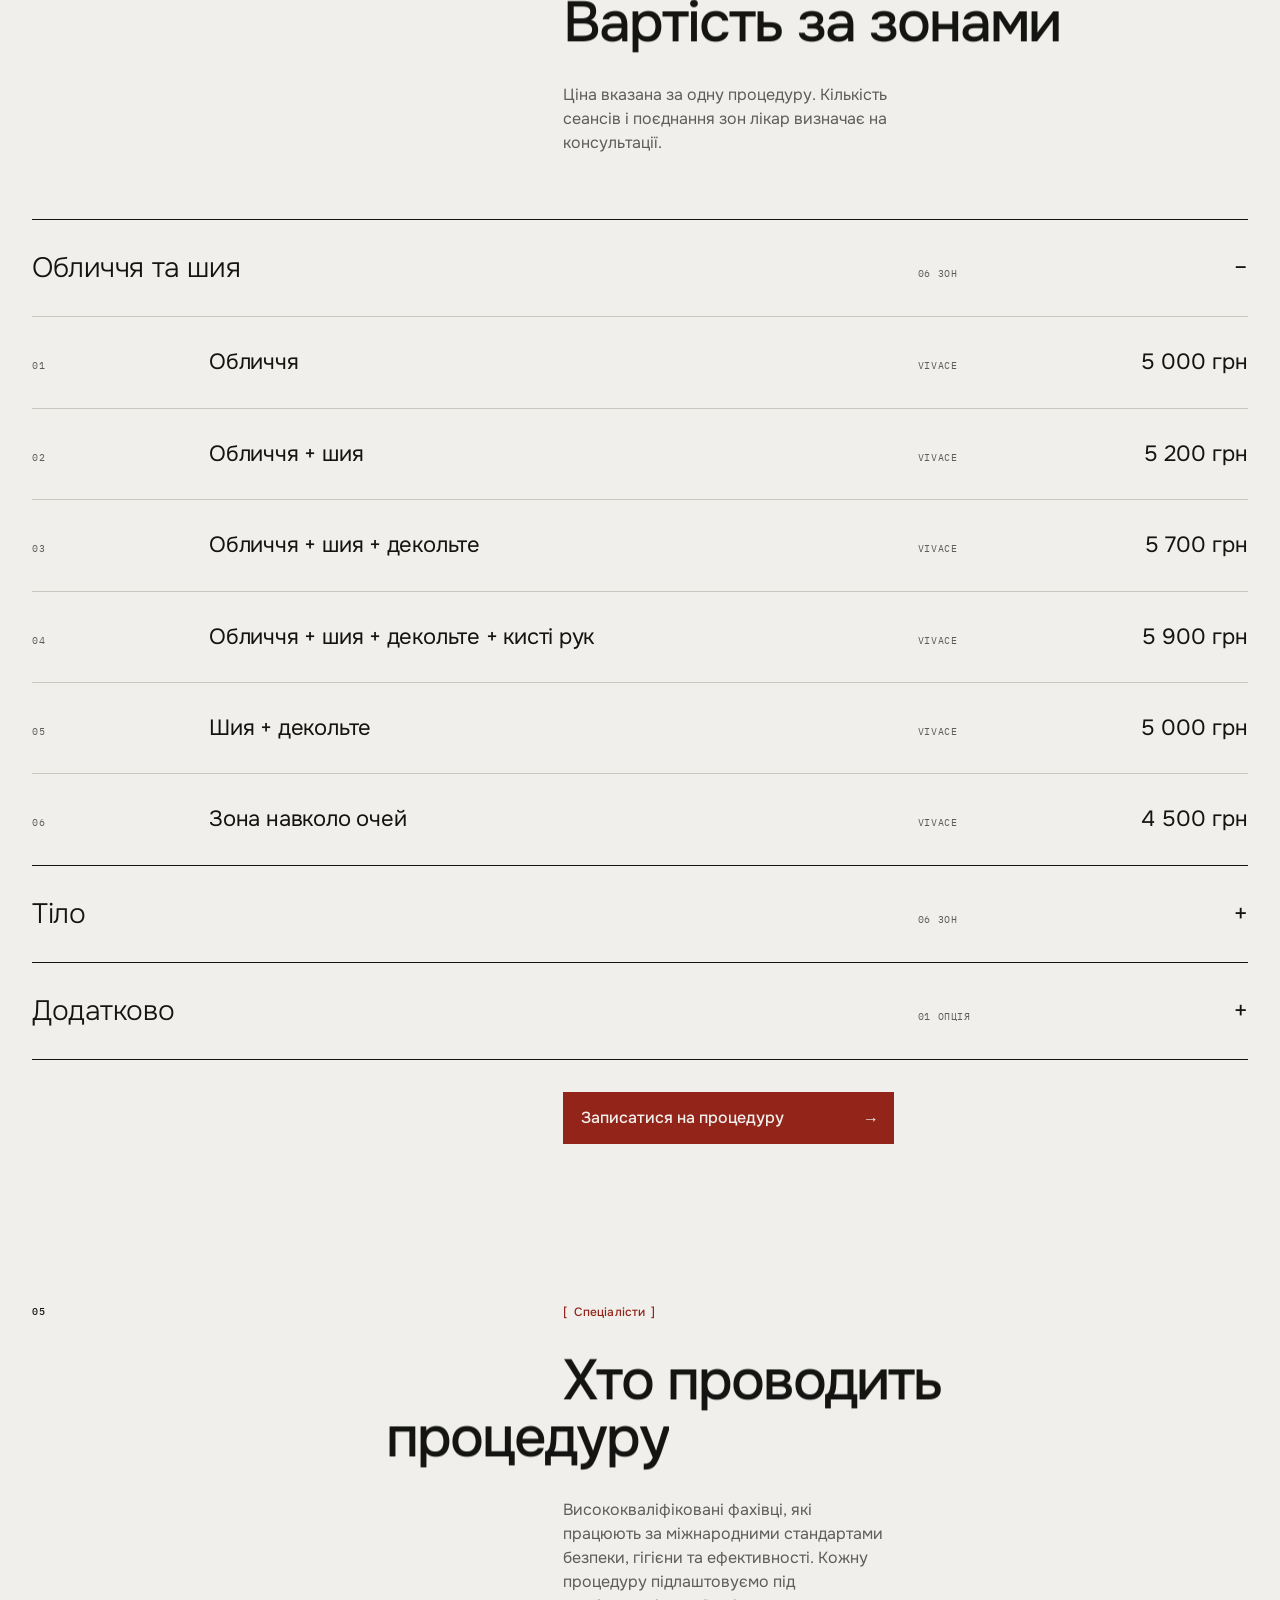
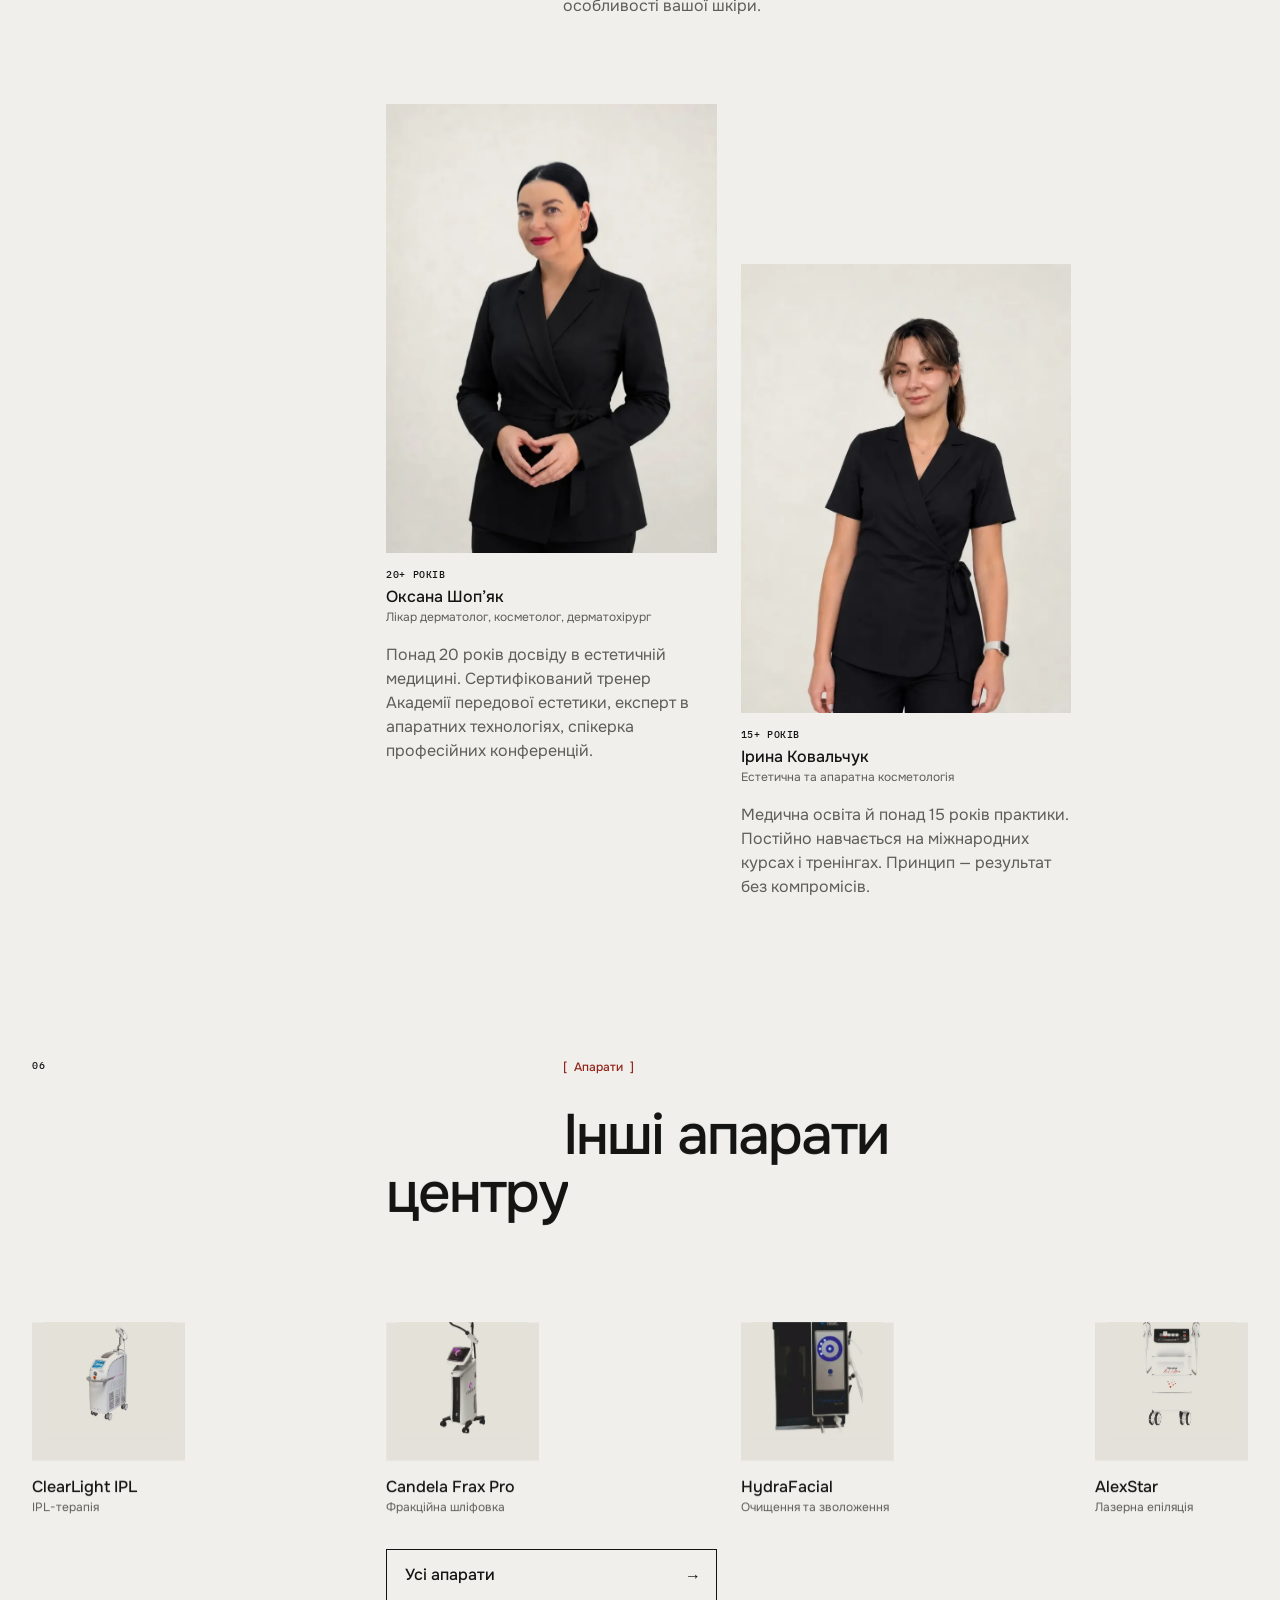
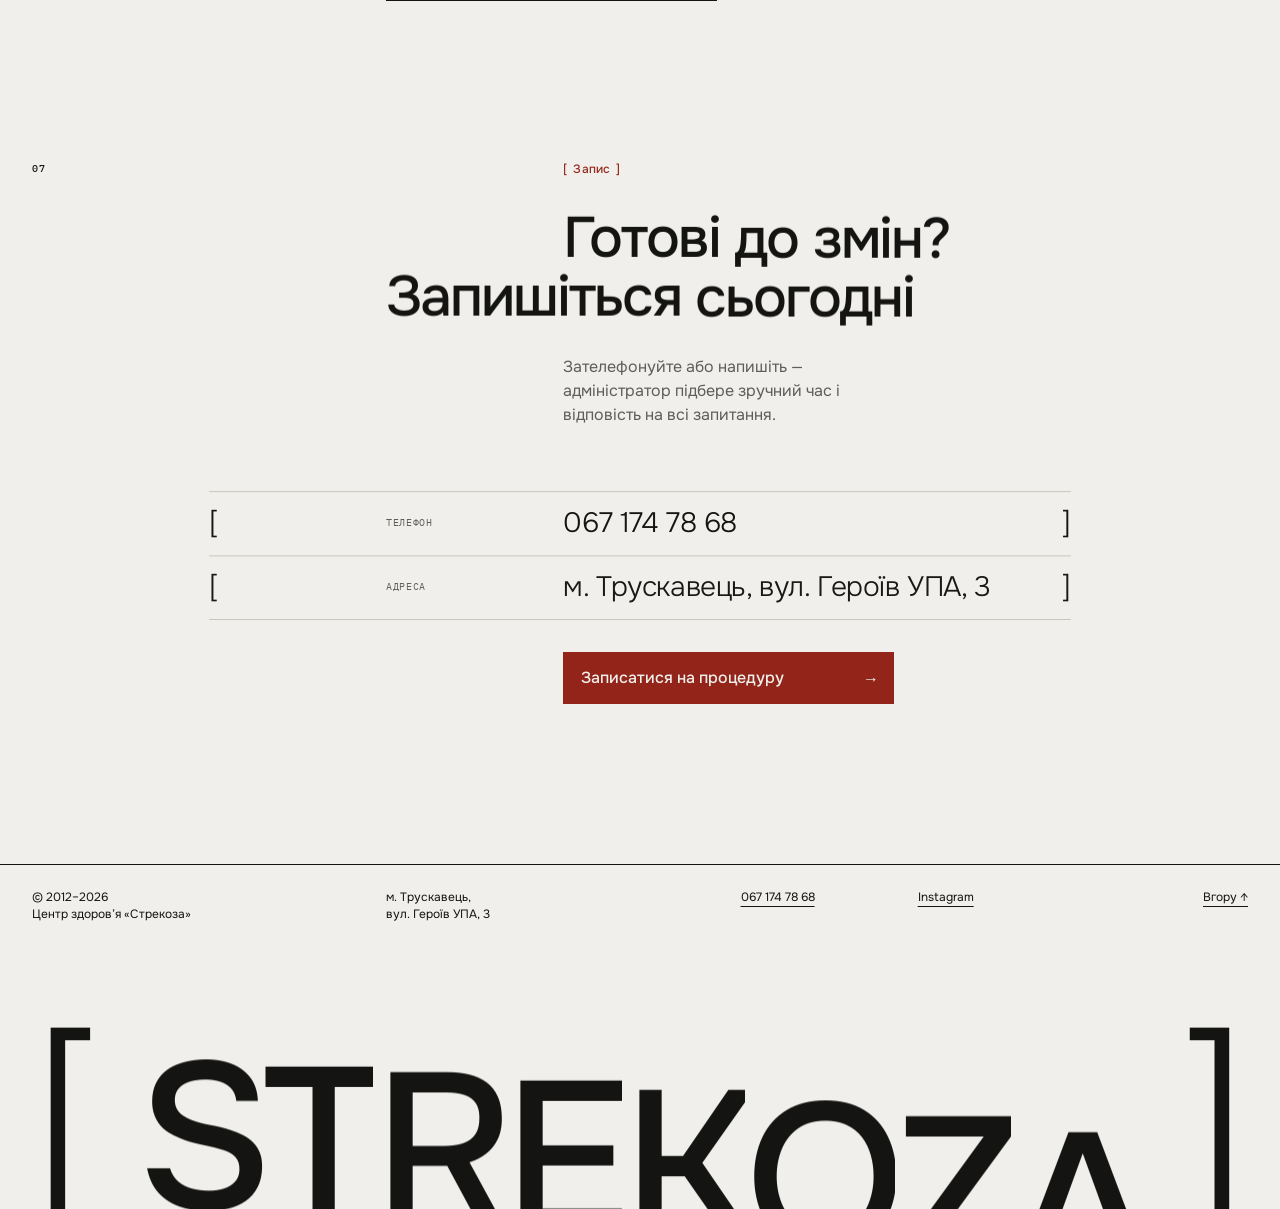
<file: vivace.html>
<!doctype html>
<html lang="uk">
<head>
  <meta charset="utf-8">
  <meta name="viewport" content="width=device-width, initial-scale=1">
  <meta name="theme-color" content="#F0EFEB">
  <link rel="icon" href="./favicon.png" type="image/png">
  <meta property="og:site_name" content="Центр здоров’я «Стрекоза»">
  <meta property="og:locale" content="uk_UA">
  <meta property="og:type" content="website">
  <meta property="og:image" content="./og.jpg">
  <script>document.documentElement.classList.add('js')</script>
  <title>Vivace — мікроголковий RF-ліфтинг | Центр здоров’я «Стрекоза», Трускавець</title>
  <meta name="description" content="Vivace® — RF-мікроголкове омолодження: мікронідлінг і біполярна радіочастотна енергія. Ціни за зонами, спеціалісти та запис у Трускавці.">
  <meta property="og:title" content="Vivace — мікроголковий RF-ліфтинг у «Стрекозі»">
  <script type="module" crossorigin src="./main-DNVCBdoo.js"></script>
  <link rel="stylesheet" crossorigin href="./main-SYfe_Xdn.css">
</head>
<body id="top">
  <a class="sr-only" href="#main">Перейти до змісту</a>
  <header class="header">
    <div class="g header__in">
      <a class="logo" href="index.html" aria-label="Стрекоза — на головну"><img src="./logo.webp" alt="Strekoza — центр здоров’я" width="122" height="44"></a>
      <nav class="nav" aria-label="Головне меню">
        <a href="index.html#directions">Напрямки</a>
        <a href="index.html#tech" aria-current="page">Апарати</a>
        <a href="komanda.html">Команда</a>
        <a href="index.html#reviews">Відгуки</a>
        <a href="#contacts">Контакти</a>
      </nav>
      <a class="btn header__cta ms_booking" href="https://w65318.alteg.io/"><span>Записатися</span><span class="arr">→</span></a>
      <button class="burger" type="button" aria-label="Меню" aria-expanded="false" aria-controls="mmenu"><span></span><span></span></button>
    </div>
  </header>
  <div class="mmenu" id="mmenu">
    <a class="mmenu__link" href="index.html#directions"><span class="mono">01</span>Напрямки</a>
    <a class="mmenu__link" href="index.html#tech"><span class="mono">02</span>Апарати</a>
    <a class="mmenu__link" href="komanda.html"><span class="mono">03</span>Команда</a>
    <a class="mmenu__link" href="index.html#reviews"><span class="mono">04</span>Відгуки</a>
    <a class="mmenu__link" href="#contacts"><span class="mono">05</span>Контакти</a>
    <a class="btn ms_booking" href="https://w65318.alteg.io/"><span>Записатися</span><span class="arr">→</span></a>
  </div>
  <main id="main">
    <section class="section" style="padding-top: 64px">
      <div class="g lbl lbl--crumbs"><div class="mono crumbs">Головна / Апарати / Vivace</div><div class="lbl__txt">[&nbsp;&nbsp;Процедура · апарат&nbsp;&nbsp;]</div></div>
      <div class="g mt32"><h1 class="h-xl ind page-h1" style="--c:2;--s:5">Мікроголковий RF-ліфтинг Vivace</h1></div>
      <div class="g mt32"><p class="lead" style="--c:4;--s:2;--mc:2;--ms:3">Vivace® — сучасна система RF-мікроголкового омолодження, яка поєднує фракційний мікронідлінг із біполярною радіочастотною енергією.</p></div>
      <div class="g mt32 btn-row">
        <a class="btn ms_booking" href="https://w65318.alteg.io/"><span>Записатися на процедуру</span><span class="arr">→</span></a>
        <a class="obtn" href="#price"><span>Ціни</span><span class="arr">→</span></a>
      </div>
      <div class="g mt64 m-mt48"><div class="brows brows--sm" style="--c:2;--s:5">
        <div class="brow"><span class="brow__k mono">01</span><span class="brow__v">Ліфтинг без хірургічного втручання</span></div>
        <div class="brow"><span class="brow__k mono">02</span><span class="brow__v">Робота на обличчі, шиї та тілі</span></div>
        <div class="brow"><span class="brow__k mono">03</span><span class="brow__v">Комфортна процедура з мінімальною реабілітацією</span></div>
        <div class="brow"><span class="brow__k mono">04</span><span class="brow__v">Довготривалий ефект підтяжки та ущільнення</span></div>
      </div></div>
    </section>

    <section class="section" aria-labelledby="adv-h">
      <div class="g lbl"><div class="lbl__num mono">02</div><div class="lbl__txt">[&nbsp;&nbsp;Переваги&nbsp;&nbsp;]</div></div>
      <div class="g mt32"><h2 class="h-xl ind" id="adv-h" style="--c:3;--s:4">Переваги Vivace</h2></div>
      <div class="g mt32"><div class="lead" style="--c:4;--s:3;--mc:2;--ms:3">
        <p>Під час процедури тонкі позолочені мікроголки створюють контрольовані мікроканали в шкірі, а радіочастотна енергія нагріває глибокі шари дерми. Така комбінація стимулює природне утворення нового колагену та еластину, покращує якість шкіри й забезпечує ефект ущільнення тканин.</p>
        <p class="mt16">Технологію Vivace Experience® розробила американська компанія Aesthetics Biomedical, а сам апарат виробляє компанія SHENB (Південна Корея). Система має міжнародні сертифікації, зокрема FDA та CE, що підтверджують відповідність високим стандартам безпеки та якості.</p>
      </div></div>
      <ol class="nrows mt64 wrap" data-reveal>
        <li class="nrow"><span class="mono">01</span><span>Поєднання мікронідлінгу та RF-енергії в одній процедурі.</span></li>
        <li class="nrow"><span class="mono">02</span><span>Точне налаштування глибини проникнення голок — до 3,5 мм залежно від ділянки та клінічного завдання.</span></li>
        <li class="nrow"><span class="mono">03</span><span>Позолочені ізольовані голки забезпечують рівномірну передачу енергії та зменшують травматизацію тканин.</span></li>
        <li class="nrow"><span class="mono">04</span><span>Роботизований механізм введення голок підвищує точність і комфорт під час процедури.</span></li>
        <li class="nrow"><span class="mono">05</span><span>Стимуляція власного синтезу колагену без зміни природних рис обличчя.</span></li>
        <li class="nrow"><span class="mono">06</span><span>Мінімальний період відновлення порівняно з багатьма агресивнішими методиками.</span></li>
      </ol>
    </section>

    <section class="section" aria-labelledby="ind-h">
      <div class="g lbl"><div class="lbl__num mono">03</div><div class="lbl__txt">[&nbsp;&nbsp;Застосовується при&nbsp;&nbsp;]</div></div>
      <div class="g mt32"><h2 class="h-xl ind" id="ind-h" style="--c:3;--s:4">Які проблеми допомагає вирішити Vivace?</h2></div>
      <div class="g mt32"><p class="lead" style="--c:4;--s:3;--mc:2;--ms:3">Процедура рекомендована для корекції дрібних і помірно виражених зморшок, зниження тонусу шкіри, розширених пор, нерівного рельєфу, постакне, рубців, а також для загального покращення щільності та якості шкіри обличчя, шиї, декольте й інших ділянок тіла. Завдяки стимуляції природних процесів регенерації результат формується поступово та виглядає природно.</p></div>
      <div class="g mt64 m-mt32"><div class="brows" style="--c:2;--s:5" data-reveal>
        <div class="brow"><span class="brow__k mono">01</span><span class="brow__v">Втрата пружності шкіри</span></div>
        <div class="brow"><span class="brow__k mono">02</span><span class="brow__v">Дрібні зморшки</span></div>
        <div class="brow"><span class="brow__k mono">03</span><span class="brow__v">Розширені пори та рубці</span></div>
      </div></div>
    </section>

    <section class="section" id="price" aria-labelledby="price-h">
      <div class="g lbl"><div class="lbl__num mono">04</div><div class="lbl__txt">[&nbsp;&nbsp;Ціни&nbsp;&nbsp;]</div></div>
      <div class="g mt32"><h2 class="h-xl ind" id="price-h" style="--c:3;--s:4">Вартість за зонами</h2></div>
      <div class="g mt32"><p class="lead" style="--c:4;--s:2;--mc:2;--ms:3">Ціна вказана за одну процедуру. Кількість сеансів і поєднання зон лікар визначає на консультації.</p></div>
      <div class="g mt64"><div class="price" data-reveal>
  <details open>
    <summary><span class="price__g">Обличчя та шия</span><span class="price__n mono">06 зон</span><span class="price__sign" aria-hidden="true"></span></summary>
    <div class="prow"><span class="prow__ix mono">01</span><div class="prow__main"><div class="prow__nm">Обличчя</div></div><span class="prow__dur mono">Vivace</span><span class="prow__pr">5 000 грн</span></div>
    <div class="prow"><span class="prow__ix mono">02</span><div class="prow__main"><div class="prow__nm">Обличчя + шия</div></div><span class="prow__dur mono">Vivace</span><span class="prow__pr">5 200 грн</span></div>
    <div class="prow"><span class="prow__ix mono">03</span><div class="prow__main"><div class="prow__nm">Обличчя + шия + декольте</div></div><span class="prow__dur mono">Vivace</span><span class="prow__pr">5 700 грн</span></div>
    <div class="prow"><span class="prow__ix mono">04</span><div class="prow__main"><div class="prow__nm">Обличчя + шия + декольте + кисті рук</div></div><span class="prow__dur mono">Vivace</span><span class="prow__pr">5 900 грн</span></div>
    <div class="prow"><span class="prow__ix mono">05</span><div class="prow__main"><div class="prow__nm">Шия + декольте</div></div><span class="prow__dur mono">Vivace</span><span class="prow__pr">5 000 грн</span></div>
    <div class="prow"><span class="prow__ix mono">06</span><div class="prow__main"><div class="prow__nm">Зона навколо очей</div></div><span class="prow__dur mono">Vivace</span><span class="prow__pr">4 500 грн</span></div>
  </details>
  <details>
    <summary><span class="price__g">Тіло</span><span class="price__n mono">06 зон</span><span class="price__sign" aria-hidden="true"></span></summary>
    <div class="prow"><span class="prow__ix mono">07</span><div class="prow__main"><div class="prow__nm">Кисті рук</div></div><span class="prow__dur mono">Vivace</span><span class="prow__pr">4 500 грн</span></div>
    <div class="prow"><span class="prow__ix mono">08</span><div class="prow__main"><div class="prow__nm">Внутрішня поверхня рук</div></div><span class="prow__dur mono">Vivace</span><span class="prow__pr">4 500 грн</span></div>
    <div class="prow"><span class="prow__ix mono">09</span><div class="prow__main"><div class="prow__nm">Коліна</div></div><span class="prow__dur mono">Vivace</span><span class="prow__pr">4 500 грн</span></div>
    <div class="prow"><span class="prow__ix mono">10</span><div class="prow__main"><div class="prow__nm">Лікті</div></div><span class="prow__dur mono">Vivace</span><span class="prow__pr">4 500 грн</span></div>
    <div class="prow"><span class="prow__ix mono">11</span><div class="prow__main"><div class="prow__nm">Живіт</div></div><span class="prow__dur mono">Vivace</span><span class="prow__pr">5 000 грн</span></div>
    <div class="prow"><span class="prow__ix mono">12</span><div class="prow__main"><div class="prow__nm">Внутрішня частина стегон</div></div><span class="prow__dur mono">Vivace</span><span class="prow__pr">5 000 грн</span></div>
  </details>
  <details>
    <summary><span class="price__g">Додатково</span><span class="price__n mono">01 опція</span><span class="price__sign" aria-hidden="true"></span></summary>
    <div class="prow"><span class="prow__ix mono">13</span><div class="prow__main"><div class="prow__nm">+ Мезококтейль</div><div class="prow__note">Підбирається під конкретну проблему шкіри.</div></div><span class="prow__dur mono">До процедури</span><span class="prow__pr">3 500 грн</span></div>
  </details>
</div>
</div>
      <div class="g mt32"><a class="btn ms_booking" href="https://w65318.alteg.io/" style="--c:4;--s:2"><span>Записатися на процедуру</span><span class="arr">→</span></a></div>
    </section>

    <section class="section" aria-labelledby="spec-h">
      <div class="g lbl"><div class="lbl__num mono">05</div><div class="lbl__txt">[&nbsp;&nbsp;Спеціалісти&nbsp;&nbsp;]</div></div>
      <div class="g mt32"><h2 class="h-xl ind" id="spec-h" style="--c:3;--s:4">Хто проводить процедуру</h2></div>
      <div class="g mt32"><p class="lead" style="--c:4;--s:2;--mc:2;--ms:3">Висококваліфіковані фахівці, які працюють за міжнародними стандартами безпеки, гігієни та ефективності. Кожну процедуру підлаштовуємо під особливості вашої шкіри.</p></div>
      <div class="g mt64 m-mt32 spec">
        <div data-reveal>
          <a class="card" href="404.html"><figure class="ph"><img src="./team-shopiak-800.webp" srcset="./team-shopiak-800.webp 800w, ./team-shopiak-1600.webp 1600w" sizes="(max-width: 767px) 50vw, 376px" alt="Оксана Шоп’як, лікар дерматолог" loading="lazy" decoding="async"></figure>
          <div class="mono spec__exp">20+ років</div><div class="card__name">Оксана Шоп’як</div><div class="card__role">Лікар дерматолог, косметолог, дерматохірург</div></a>
          <p class="lead spec__bio">Понад 20 років досвіду в естетичній медицині. Сертифікований тренер Академії передової естетики, експерт в апаратних технологіях, спікерка професійних конференцій.</p>
        </div>
        <div data-reveal>
          <a class="card" href="404.html"><figure class="ph"><img src="./team-kovalchuk-800.webp" srcset="./team-kovalchuk-800.webp 800w, ./team-kovalchuk-1600.webp 1600w" sizes="(max-width: 767px) 50vw, 376px" alt="Ірина Ковальчук, косметолог" loading="lazy" decoding="async"></figure>
          <div class="mono spec__exp">15+ років</div><div class="card__name">Ірина Ковальчук</div><div class="card__role">Естетична та апаратна косметологія</div></a>
          <p class="lead spec__bio">Медична освіта й понад 15 років практики. Постійно навчається на міжнародних курсах і тренінгах. Принцип — результат без компромісів.</p>
        </div>
      </div>
    </section>

    <section class="section" aria-labelledby="apps-h">
      <div class="g lbl"><div class="lbl__num mono">06</div><div class="lbl__txt">[&nbsp;&nbsp;Апарати&nbsp;&nbsp;]</div></div>
      <div class="g mt32"><h2 class="h-xl ind" id="apps-h" style="--c:3;--s:4">Інші апарати центру</h2></div>
      <div class="g mt64 m-mt32 apps">
        <a class="card" href="404.html" style="--c:1;--s:1" data-reveal><figure class="ph ph--app"><img src="./app-clearlight-800.webp" srcset="./app-clearlight-800.webp 800w, ./app-clearlight-1600.webp 1600w" sizes="(max-width: 767px) 50vw, 176px" alt="ClearLight IPL" loading="lazy" decoding="async"></figure><div class="card__name">ClearLight IPL</div><div class="card__role">IPL-терапія</div></a>
        <a class="card" href="404.html" style="--c:3;--s:1" data-reveal><figure class="ph ph--app"><img src="./app-candela-800.webp" alt="Candela Frax Pro" loading="lazy" decoding="async"></figure><div class="card__name">Candela Frax Pro</div><div class="card__role">Фракційна шліфовка</div></a>
        <a class="card" href="404.html" style="--c:5;--s:1" data-reveal><figure class="ph ph--app"><img src="./app-hydrafacial-800.webp" alt="HydraFacial" loading="lazy" decoding="async"></figure><div class="card__name">HydraFacial</div><div class="card__role">Очищення та зволоження</div></a>
        <a class="card" href="404.html" style="--c:7;--s:1" data-reveal><figure class="ph ph--app"><img src="./app-alexstar-800.webp" srcset="./app-alexstar-800.webp 800w, ./app-alexstar-1600.webp 1600w" sizes="(max-width: 767px) 50vw, 176px" alt="AlexStar" loading="lazy" decoding="async"></figure><div class="card__name">AlexStar</div><div class="card__role">Лазерна епіляція</div></a>
      </div>
      <div class="g mt32"><a class="obtn" href="index.html#tech" style="--c:3;--s:2"><span>Усі апарати</span><span class="arr">→</span></a></div>
    </section>

    <section class="section" id="booking" aria-labelledby="booking-h">
      <div class="g lbl"><div class="lbl__num mono">07</div><div class="lbl__txt">[&nbsp;&nbsp;Запис&nbsp;&nbsp;]</div></div>
      <div class="g mt32"><h2 class="h-xl ind" id="booking-h" style="--c:3;--s:4">Готові до змін? Запишіться сьогодні</h2></div>
      <div class="g mt32"><p class="lead" style="--c:4;--s:2;--mc:2;--ms:3">Зателефонуйте або напишіть — адміністратор підбере зручний час і відповість на всі запитання.</p></div>
      <div class="g mt64"><div class="brows" style="--c:2;--s:5">
        <div class="brow"><span class="brow__k mono">Телефон</span><span class="brow__v"><a href="tel:+380671747868">067 174 78 68</a></span></div>
        <div class="brow"><span class="brow__k mono">Адреса</span><span class="brow__v">м. Трускавець, вул. Героїв УПА, 3</span></div>
      </div></div>
      <div class="g mt32"><a class="btn ms_booking" href="https://w65318.alteg.io/" style="--c:4;--s:2"><span>Записатися на процедуру</span><span class="arr">→</span></a></div>
      
    </section>
  </main>
  <footer class="footer" id="contacts">
    <div class="g footer__row">
      <div>© 2012–2026<br>Центр здоров’я «Стрекоза»</div>
      <address style="font-style: normal">м. Трускавець,<br>вул. Героїв УПА, 3</address>
      <a class="ul" href="tel:+380671747868">067 174 78 68</a>
      <a class="ul" href="404.html">Instagram</a>
      <a class="ul" href="#top">Вгору ↑</a>
    </div>
    <div class="wrap"><div class="wordmark" aria-hidden="true"><span>[</span><span>STREKOZA</span><span>]</span></div></div>
  </footer>
  <script src="https://w65318.alteg.io/widgetJS" charset="UTF-8" defer></script>
</body>
</html>
</file>
<file: main-SYfe_Xdn.css>
@font-face{font-family:Onest;font-style:normal;font-display:swap;font-weight:300;src:url(./onest-cyrillic-300-normal-Dcqa6NY4.woff2)format("woff2"),url(./onest-cyrillic-300-normal-C0KwR0uu.woff)format("woff")}@font-face{font-family:Onest;font-style:normal;font-display:swap;font-weight:300;src:url(./onest-latin-300-normal-CQb7Hhx7.woff2)format("woff2"),url(./onest-latin-300-normal-BcBQOVFv.woff)format("woff")}@font-face{font-family:Onest;font-style:normal;font-display:swap;font-weight:400;src:url(./onest-cyrillic-400-normal-BTdD9fLi.woff2)format("woff2"),url(./onest-cyrillic-400-normal-BQq8x-Ju.woff)format("woff")}@font-face{font-family:Onest;font-style:normal;font-display:swap;font-weight:400;src:url(./onest-latin-400-normal-9AYXx_QC.woff2)format("woff2"),url(./onest-latin-400-normal-RaMPE1jb.woff)format("woff")}@font-face{font-family:Onest;font-style:normal;font-display:swap;font-weight:500;src:url(./onest-cyrillic-500-normal-CJRUgmys.woff2)format("woff2"),url(./onest-cyrillic-500-normal-BMFE-GJD.woff)format("woff")}@font-face{font-family:Onest;font-style:normal;font-display:swap;font-weight:500;src:url(./onest-latin-500-normal-2-RsuwM3.woff2)format("woff2"),url(./onest-latin-500-normal-CVP923du.woff)format("woff")}@font-face{font-family:IBM Plex Mono;font-style:normal;font-display:swap;font-weight:400;src:url(./ibm-plex-mono-cyrillic-400-normal-BSMlKf0J.woff2)format("woff2"),url(./ibm-plex-mono-cyrillic-400-normal-CEL4l2ZJ.woff)format("woff")}@font-face{font-family:IBM Plex Mono;font-style:normal;font-display:swap;font-weight:400;src:url(./ibm-plex-mono-latin-400-normal-DMJ8VG8y.woff2)format("woff2"),url(./ibm-plex-mono-latin-400-normal-CvHOgSBP.woff)format("woff")}@font-face{font-family:IBM Plex Mono;font-style:normal;font-display:swap;font-weight:500;src:url(./ibm-plex-mono-cyrillic-500-normal-Bq9vWWag.woff2)format("woff2"),url(./ibm-plex-mono-cyrillic-500-normal-Ael50iVv.woff)format("woff")}@font-face{font-family:IBM Plex Mono;font-style:normal;font-display:swap;font-weight:500;src:url(./ibm-plex-mono-latin-500-normal-DSY6xOcd.woff2)format("woff2"),url(./ibm-plex-mono-latin-500-normal-CB9ihrfo.woff)format("woff")}@property --c{syntax:"<integer>";inherits:false;initial-value:1}@property --s{syntax:"<integer>";inherits:false;initial-value:7}@property --mc{syntax:"<integer>";inherits:false;initial-value:1}@property --ms{syntax:"<integer>";inherits:false;initial-value:4}:root{--bg:#f0efeb;--ink:#141413;--accent:#92241a;--muted:#5e5d59;--rule:#c9c6bf;--stone:#e4e1da;--ph:#d5d2cb;--hover:#dad6ce;--f-sans:"Onest", "Helvetica Neue", Arial, sans-serif;--f-mono:"IBM Plex Mono", ui-monospace, monospace;--cols:7;--pad:32px;--gap:24px;--sec:160px;--maxw:1440px;--vw:min(100vw, var(--maxw));--col:calc((var(--vw) - 2 * var(--pad) - (var(--cols) - 1) * var(--gap)) / var(--cols));--step:calc(var(--col) + var(--gap));--ease:cubic-bezier(.2, .7, .2, 1)}@media (width<=767px){:root{--cols:4;--pad:16px;--gap:10px;--sec:96px}}*,:before,:after{box-sizing:border-box}html{-webkit-text-size-adjust:100%;scroll-behavior:smooth}body{background:var(--bg);color:var(--ink);font-family:var(--f-sans);-webkit-font-smoothing:antialiased;text-rendering:optimizelegibility;margin:0;font-size:16px;line-height:1.5}img{max-width:100%;display:block}figure,h1,h2,h3,p,blockquote,ul,ol{margin:0}ul,ol{padding:0;list-style:none}a{color:var(--ink)}a:hover{color:var(--accent)}button{font:inherit;color:inherit}:focus-visible{outline:2px solid var(--accent);outline-offset:3px}.sr-only{clip:rect(0 0 0 0);white-space:nowrap;width:1px;height:1px;position:absolute;overflow:hidden}.g{grid-template-columns:repeat(var(--cols), minmax(0, 1fr));column-gap:var(--gap);width:100%;max-width:var(--maxw);padding:0 var(--pad);margin:0 auto;display:grid}.g>*{grid-column:var(--c,1) / span var(--s,7);min-width:0}@media (width<=767px){.g>*{grid-column:var(--mc,1) / span var(--ms,4)}}.wrap{width:100%;max-width:var(--maxw);padding:0 var(--pad);margin:0 auto}.section{padding-bottom:var(--sec)}@media (width>=768px){.only-m{display:none!important}}@media (width<=767px){.only-d{display:none!important}}.mt16{margin-top:16px}.mt24{margin-top:24px}.mt32{margin-top:32px}.mt48{margin-top:48px}.mt64{margin-top:64px}.mt96{margin-top:96px}.mt128{margin-top:128px}.mt160{margin-top:160px}@media (width<=767px){.mt32{margin-top:24px}.mt48,.mt64{margin-top:32px}.mt96,.mt128{margin-top:48px}.mt160{margin-top:96px}.m-mt32{margin-top:32px}.m-mt48{margin-top:48px}.m-mt64{margin-top:64px}}.h-xl{letter-spacing:-.035em;font-size:clamp(32px,4.45vw,64px);font-weight:500;line-height:1}.ind{text-indent:var(--step)}.t-28{letter-spacing:-.015em;font-size:28px;font-weight:300;line-height:1.15}.t-22{letter-spacing:-.01em;font-size:22px;font-weight:400;line-height:1.36}.lead{color:var(--muted);font-size:16px;line-height:1.5}.small{color:var(--muted);font-size:12px;line-height:1.45}.mono{font-family:var(--f-mono);letter-spacing:.06em;text-transform:uppercase;font-size:10px;line-height:1.45}.muted{color:var(--muted)}.red{color:var(--accent)}@media (width<=767px){.h-xl{letter-spacing:-.03em;font-size:32px;line-height:1.02}.t-22{line-height:1.3}}.lbl{align-items:center;min-height:16px}.lbl__num{--c:1;--s:1;--ms:1;font-weight:500}.lbl__txt{--c:4;--s:4;--mc:2;--ms:3;letter-spacing:.01em;color:var(--accent);white-space:nowrap;font-size:12px;font-weight:500;line-height:16px}.lbl__num+.lbl__txt{grid-row:1}.crumbs{color:var(--muted)}.btn,.obtn{cursor:pointer;justify-content:space-between;align-items:center;height:52px;text-decoration:none;display:flex}.btn{background:var(--accent);color:var(--bg);border:0;padding:0 18px;font-size:16px;font-weight:500;transition:background-color .3s}.btn:hover{background:var(--ink);color:var(--bg)}.obtn{border:1px solid var(--ink);color:var(--ink);background:0 0;padding:0 18px;font-size:16px;font-weight:500;transition:background-color .3s,color .3s}.obtn:hover{background:var(--ink);color:var(--bg)}.obtn--sm{height:44px}@media (width<=767px){.obtn--sm{height:52px}}.arr{font-family:var(--f-mono);transition:transform .35s var(--ease);display:inline-block}a:hover .arr,button:hover .arr{transform:translate(5px)}.btn-row{row-gap:12px}.btn-row>.btn{--c:4;--s:2}.btn-row>.obtn{--c:6;--s:2}.ul{text-underline-offset:5px;text-decoration:underline;text-decoration-thickness:1px;transition:text-decoration-color .3s}.ul:hover{text-decoration-color:#0000}.more{font-size:12px;font-weight:500;line-height:16px;display:inline-block}.ph{background:var(--ph);transition:filter .5s;position:relative;overflow:hidden}.ph img{object-fit:cover;width:100%;height:100%}a:hover .ph,.ph:hover{filter:brightness(.95)}.ph--wide{height:clamp(280px,38.9vw,560px)}.ph--wide img{object-position:center 55%}.ph video{object-fit:cover;width:100%;height:100%;display:block}.ph--app{background:var(--stone)}.ph--app img{object-fit:contain;padding:8%}.r-45{aspect-ratio:4/5}.r-11{aspect-ratio:1}.r-43{aspect-ratio:4/3}.ph.r-45 img{object-position:center 20%}.brows{border-bottom:1px solid var(--rule)}.brow{column-gap:var(--gap);border-top:1px solid var(--rule);min-height:64px;color:var(--ink);grid-template-columns:repeat(5,minmax(0,1fr));align-items:center;text-decoration:none;display:grid;position:relative}.brow:before,.brow:after{font-size:28px;font-weight:300;line-height:1;position:absolute;top:50%;transform:translateY(-50%)}.brow:before{content:"[";color:var(--ink);left:0}.brow:after{content:"]";color:var(--ink);right:0}.brow__k{color:var(--muted);grid-column:2}.brow__k--big{font-family:var(--f-sans);letter-spacing:-.02em;text-transform:none;color:var(--ink);font-size:28px;font-weight:500;line-height:1.1}.brow__v{letter-spacing:-.015em;white-space:nowrap;transition:transform .45s var(--ease);grid-column:3/span 3;padding-right:32px;font-size:28px;font-weight:300;line-height:1.15}.brow__v a{color:inherit;text-decoration:none}.brow:hover .brow__v{transform:translate(10px)}.brows--sm .brow__v{font-size:22px}@media (width<=767px){.brow{min-height:52px;padding:14px 0 14px 20px;display:flex}.brow:before,.brow:after{font-size:22px}.brow__k{flex:none;width:72px}.brow__k--big{font-size:16px}.brow__v{white-space:normal;flex:1;padding-right:20px;line-height:1.3;font-size:16px!important}}.header{z-index:20;border-bottom:1px solid var(--ink);background:var(--bg);position:relative}.header__in{align-items:center;height:68px}.logo{--c:1;--s:2;width:max-content;display:block}.logo img{width:auto;height:44px}.nav{--c:3;--s:3;justify-content:space-between;display:flex}.nav a{font-size:16px;text-decoration:none}.nav a[aria-current]{color:var(--accent)}.header__cta{--c:7;--s:1;height:44px}.burger{display:none}@media (width<=1023px){.nav{--c:3;--s:4}.header__cta{display:none}}@media (width<=767px){.header__in{justify-content:space-between;height:60px;display:flex}.logo img{height:36px}.nav{display:none}.burger{border:1px solid var(--ink);cursor:pointer;background:0 0;flex-direction:column;justify-content:center;align-items:center;gap:5px;width:44px;height:44px;padding:0;display:flex}.burger span{background:var(--ink);width:16px;height:1px;transition:transform .3s var(--ease);display:block}.menu-open .burger span:first-child{transform:translateY(3px)rotate(45deg)}.menu-open .burger span:last-child{transform:translateY(-3px)rotate(-45deg)}}.mmenu{z-index:19;background:var(--bg);opacity:0;visibility:hidden;flex-direction:column;padding:32px 16px;transition:opacity .3s,visibility .3s;display:flex;position:fixed;inset:61px 0 0}.menu-open .mmenu{opacity:1;visibility:visible}.menu-open{overflow:hidden}.mmenu a.mmenu__link{border-top:1px solid var(--rule);letter-spacing:-.03em;align-items:baseline;gap:0;padding:16px 0;font-size:32px;font-weight:500;line-height:1;text-decoration:none;display:flex}.mmenu a.mmenu__link span{flex:none;width:92px}.mmenu .btn{margin-top:32px}.wordmark{letter-spacing:-.05em;white-space:nowrap;justify-content:space-between;align-items:flex-start;font-size:min(16.39vw,236px);font-weight:500;line-height:.8;display:flex}.wordmark>span:first-child,.wordmark>span:last-child{letter-spacing:0;font-weight:300}@media (width<=767px){.wordmark{align-items:center;font-size:60px}}.footer{border-top:1px solid var(--ink);padding:24px 0 0;overflow:hidden}.footer__row{row-gap:8px;font-size:12px;line-height:1.45}.footer__row>:first-child{--c:1;--s:2}.footer__row>:nth-child(2){--c:3;--s:1}.footer__row>:nth-child(3){--c:5;--s:1}.footer__row>:nth-child(4){--c:6;--s:1}.footer__row>:nth-child(5){--c:7;--s:1;justify-self:end}.footer .wordmark{margin-top:118px}@media (width<=767px){.footer{padding-top:16px}.footer__row>:first-child{--ms:4}.footer__row>:nth-child(2){--mc:1;--ms:4}.footer__row>:nth-child(3),.footer__row>:nth-child(4){--mc:1;--ms:2}.footer__row>:nth-child(5){display:none}.footer .wordmark{margin:48px 0 32px}}.card{color:var(--ink);text-decoration:none;display:block}.card__name{margin-top:16px;font-size:16px;font-weight:500;line-height:1.3;transition:color .3s}.card__role{color:var(--muted);margin-top:2px;font-size:12px;line-height:1.45}.card:hover .card__name{color:var(--accent)}.card .more{margin-top:16px}@media (width<=767px){.card .more{margin-top:8px}}.price{border-bottom:1px solid var(--ink)}.price details{border-top:1px solid var(--ink)}.price summary{column-gap:var(--gap);cursor:pointer;grid-template-columns:repeat(7,minmax(0,1fr));align-items:baseline;padding:32px 0;list-style:none;display:grid}.price summary::-webkit-details-marker{display:none}.price__g{letter-spacing:-.015em;grid-column:1/span 3;font-size:28px;font-weight:300;line-height:1.15;transition:color .3s}.price__n{color:var(--muted);grid-column:6}.price__sign{grid-column:7;justify-self:end;font-size:28px;font-weight:300;line-height:1;transition:color .3s}.price__sign:before{content:"+"}details[open] .price__sign:before{content:"−"}.price summary:hover .price__g,.price summary:hover .price__sign{color:var(--accent)}.prow{column-gap:var(--gap);border-top:1px solid var(--rule);grid-template-columns:repeat(7,minmax(0,1fr));align-items:baseline;padding:32px 0;display:grid}.prow__ix{color:var(--muted);grid-column:1;transition:color .3s}.prow__main{grid-column:2/span 4}.prow__nm{letter-spacing:-.01em;transition:transform .45s var(--ease), color .3s;font-size:22px;line-height:1.2}.prow__note{color:var(--muted);margin-top:6px;font-size:16px;line-height:1.5}.prow__dur{color:var(--muted);grid-column:6}.prow__pr{white-space:nowrap;grid-column:7;justify-self:end;font-size:22px;line-height:1.2}.prow:hover .prow__nm{color:var(--accent);transform:translate(10px)}.prow:hover .prow__ix{color:var(--accent)}@media (width<=767px){.price summary{align-items:center;min-height:64px;padding:16px 0;display:flex}.price__g{flex:1;font-size:22px;line-height:1.2}.price__n{margin-right:16px}.price__sign{text-align:right;width:20px;font-size:22px}.prow{grid-template-columns:82px minmax(0,1fr) auto;grid-template-areas:"ix main main"".dur pr";gap:8px 10px;padding:16px 0}.prow__ix{grid-area:ix}.prow__main{grid-area:main}.prow__nm{font-size:16px;line-height:1.3}.prow__note{margin-top:4px;font-size:12px;line-height:1.45}.prow__dur{grid-area:dur}.prow__pr{grid-area:pr;font-size:16px;font-weight:500}}.nrow{grid-template-columns:repeat(var(--cols), minmax(0, 1fr));column-gap:var(--gap);border-top:1px solid var(--rule);align-items:baseline;padding:32px 0;display:grid}.nrow:last-child{border-bottom:1px solid var(--rule)}.nrow>:first-child{color:var(--muted);grid-column:1}.nrow>:last-child{letter-spacing:-.01em;grid-column:3/span 4;font-size:22px;line-height:1.3}@media (width<=767px){.nrow{padding:16px 0}.nrow>:last-child{grid-column:2/span 3;font-size:16px;line-height:1.4}}.marq-wrap{border-top:1px solid var(--ink);border-bottom:1px solid var(--ink);overflow:hidden}.marq{width:max-content;animation:40s linear infinite marq;display:flex}.marq-wrap:hover .marq{animation-play-state:paused}.marq__it{border-right:1px solid var(--rule);text-align:center;flex:none;justify-content:center;align-items:center;width:200px;height:120px;font-size:16px;font-weight:500;line-height:1.15;display:flex}.marq__it img{max-width:136px;max-height:40px}.marq__it--caps{letter-spacing:.16em}@keyframes marq{0%{transform:translate(0)}to{transform:translate(-50%)}}@media (width<=767px){.marq__it{width:150px;height:88px;font-size:12px;line-height:1.2}.marq__it img{max-width:110px;max-height:32px}}.tabs{border-top:1px solid var(--ink);border-bottom:1px solid var(--rule);flex-wrap:wrap;gap:12px 32px;padding:24px 0;display:flex}.tab{cursor:pointer;letter-spacing:.01em;white-space:nowrap;text-underline-offset:5px;background:0 0;border:0;min-height:24px;padding:0;font-size:12px;font-weight:500;line-height:16px;text-decoration-thickness:1px}.tab:hover{color:var(--accent)}.tab[aria-pressed=true]{text-decoration-line:underline}.tab .mono{color:var(--muted)}@media (width<=767px){.tabs{gap:12px 24px;padding:20px 0}.tab{min-height:32px}}@media (prefers-reduced-motion:no-preference){.js [data-reveal]{opacity:0;transform:translateY(24px)}}@media (prefers-reduced-motion:reduce){*,:before,:after{scroll-behavior:auto!important;transition:none!important;animation:none!important}}.acc-row{--accw:calc((var(--vw) - 2 * var(--pad) - 144px) * 560 / 1232);gap:24px;height:560px;display:flex}.acc{background:var(--stone);color:var(--ink);transition:flex-basis .6s var(--ease), background-color .4s ease;flex:0 0 calc(9.09091% - 13.0909px);text-decoration:none;position:relative;overflow:hidden}.acc.is-open{flex-basis:calc(45.4545% - 65.4545px)}.acc:hover{background:var(--hover);color:var(--ink)}.acc__num{color:var(--muted);transition:opacity .3s;position:absolute;top:16px;left:16px}.acc__vert{writing-mode:vertical-rl;white-space:nowrap;letter-spacing:-.01em;font-size:22px;font-weight:300;line-height:1;transition:opacity .3s;position:absolute;bottom:20px;left:16px;transform:rotate(180deg)}.acc__open{width:var(--accw);opacity:0;pointer-events:none;transition:opacity .3s;position:absolute;top:0;bottom:0;left:0}.acc.is-open .acc__open{opacity:1;transition:opacity .5s .25s}.acc.is-open .acc__num,.acc.is-open .acc__vert{opacity:0}.acc__ph{background:#c3bfb7;width:100%;height:340px;position:absolute;top:0;left:0}.acc__lbl{color:var(--accent);font-weight:500;position:absolute;top:362px;left:20px}.acc__name{letter-spacing:-.025em;font-size:28px;line-height:1.05;position:absolute;top:392px;left:20px;right:20px}.acc__desc{width:min(400px,100% - 40px);color:var(--muted);position:absolute;top:444px;left:20px}.acc__go{font-weight:500;position:absolute;bottom:22px;left:20px}.dir-help{align-items:center}.dir-help__go{font-size:16px;font-weight:500}.dir-list{border-bottom:1px solid var(--rule)}.dir-row{border-top:1px solid var(--rule);color:var(--ink);align-items:flex-start;padding:16px 0;text-decoration:none;display:flex}.dir-row>.mono{width:92px;color:var(--muted);flex:none;padding-top:6px}.dir-row__t{flex:1;min-width:0;padding-right:12px}.dir-row__n{letter-spacing:-.01em;font-size:22px;line-height:1.2;display:block}.dir-row .small{margin-top:4px;display:block}.dir-row .ph{flex:none;width:72px;height:72px}.tech{align-items:start}.tech .card:first-child{--c:1;--s:1;align-self:end}.tech .card:nth-child(2){--c:3;--s:3}.tech .card:nth-child(3){--c:6;--s:1}.tech .card:nth-child(4){--c:7;--s:1;align-self:end}@media (width<=767px){.tech{grid-template-columns:1fr 1fr;row-gap:32px}.tech .card{grid-column:auto!important;align-self:start!important}.tech .card:first-child{order:4}.tech .ph{aspect-ratio:auto;height:170px}}.hteam{align-items:start}.hteam .card:first-child{--c:1;--s:1}.hteam .card:nth-child(2){--c:2;--s:1;align-self:end}.hteam .card:nth-child(3){--c:3;--s:2}.hteam .card:nth-child(4){--c:6;--s:1;align-self:end}.hteam .card:nth-child(5){--c:7;--s:1}@media (width<=767px){.hteam{grid-template-columns:1fr 1fr;row-gap:32px}.hteam .card{grid-column:auto!important;align-self:start!important}.hteam .card:nth-child(3){order:-2}.hteam .card:nth-child(4){order:-1}.hteam .card:nth-child(2){order:3}.hteam .ph{aspect-ratio:auto;height:220px}}.rev__q{letter-spacing:-.02em;text-transform:uppercase;max-width:1043px;min-height:2em;font-size:clamp(32px,4.45vw,64px);font-weight:500;line-height:1}.rev__q span{color:var(--accent)}.rev__rule{background:var(--ink);height:1px}.rev__row{align-items:start}.rev__rate{--c:1;--s:1;grid-row:1}.rev__au{--c:3;--s:1;grid-row:1}.rev__tx{--c:4;--s:3;grid-row:1/span 2}.rev__ct{--c:7;--s:1;grid-row:1}.rev__gb{--c:1;--s:2;grid-row:2;margin-top:24px}.rev__big{letter-spacing:-.015em;font-size:28px;line-height:1.1}.rev__stars{letter-spacing:.2em;color:var(--accent);margin-top:12px;font-size:12px;line-height:1.2}.rev__arrows{gap:8px;margin-top:16px;display:flex}.rev__arrows button{justify-content:center;width:52px;height:52px;padding:0;font-size:16px}@media (width<=767px){.rev__q{letter-spacing:-.03em;min-height:0;font-size:32px;line-height:1.02}.rev__au{--mc:1;--ms:2}.rev__rate{--mc:3;--ms:2}.rev__tx{grid-row:2;margin-top:24px}.rev__ct{flex-direction:row-reverse;grid-row:3;justify-content:flex-end;align-items:center;gap:12px;margin-top:32px;display:flex}.rev__ct .rev__arrows{margin-top:0}.rev__gb{grid-row:4;margin-top:32px}.rev__big{font-size:22px}.rev__stars,.rev__au .mono{margin-top:6px}}.cards{align-items:start;row-gap:64px}.cards>*{grid-column:span 1!important}.cards .ph{aspect-ratio:auto;height:220px}.cards--app .ph{height:176px}[hidden]{display:none!important}@media (width<=1023px) and (width>=768px){.cards{grid-template-columns:repeat(4,minmax(0,1fr))}}@media (width<=767px){.cards{grid-template-columns:1fr 1fr;row-gap:32px}.cards--app .ph{height:170px}}.apps{align-items:start}.apps .ph{aspect-ratio:auto;height:176px}@media (width<=767px){.apps{grid-template-columns:1fr 1fr;row-gap:32px}.apps>*{grid-column:auto!important}.apps .ph{height:170px}}.masters{align-items:start}.masters>:first-child{--c:1;--s:1;align-self:end}.masters>:nth-child(2){--c:3;--s:2}.masters>:nth-child(3){--c:6;--s:1}@media (width<=767px){.masters{grid-template-columns:1fr 1fr;row-gap:32px}.masters>*{grid-column:auto!important;align-self:start!important}.masters .ph{aspect-ratio:auto;height:220px}}.lbl--crumbs{row-gap:24px}.lbl--crumbs>.crumbs{--c:1;--s:3;--ms:4}.page-h1{font-size:clamp(40px,4.45vw,64px)}@media (width<=767px){.page-h1{letter-spacing:-.035em;text-indent:0;font-size:40px;line-height:1}}.spec{align-items:start}.spec>:first-child{--c:3;--s:2}.spec>:nth-child(2){--c:5;--s:2;margin-top:160px}.spec .ph{aspect-ratio:auto;height:470px}.spec__exp{margin-top:16px;font-weight:500}.spec__exp+.card__name{margin-top:4px}.spec__bio{margin-top:16px}@media (width<=767px){.spec{grid-template-columns:1fr 1fr}.spec>*{grid-column:auto!important;margin-top:0!important}.spec .ph{height:220px}.spec__bio{margin-top:12px;font-size:12px}}.nf .wordmark span:nth-child(2){color:var(--accent)}@media (width<=767px){.nf .wordmark{font-size:96px}}.btn,.obtn{white-space:nowrap;gap:12px}@media (width>=768px) and (width<=1199px){.g>.brows{grid-column:1/-1!important}.brow__v{white-space:normal;font-size:22px}.btn-row>.btn{--c:2;--s:3}.btn-row>.obtn{--c:5;--s:3}.g>a.btn[style],.g>a.obtn[style]{grid-column:3/span 3!important}.dir-help__go{margin-top:16px;grid-column:1/-1!important}.h-xl.ind{text-indent:0}.g>.h-xl[style]{grid-column:1/-1!important}}.ph--video{cursor:pointer}.vplay{cursor:pointer;color:#fff;-webkit-backdrop-filter:blur(4px);backdrop-filter:blur(4px);width:84px;height:84px;transition:background-color .3s ease, border-color .3s ease, opacity .4s ease, transform .5s var(--ease);background:#1414132e;border:1px solid #ffffffd9;border-radius:50%;justify-content:center;align-items:center;padding:0;display:flex;position:absolute;top:50%;left:50%;transform:translate(-50%,-50%)}.vplay svg{width:18px;height:20px;margin-left:4px}.vplay .mono{display:none}.vplay:hover{background:var(--accent);border-color:var(--accent);transform:translate(-50%,-50%)scale(1.06)}.is-playing .vplay{opacity:0;pointer-events:none;transform:translate(-50%,-50%)scale(.9)}@media (width<=767px){.vplay{width:64px;height:64px}.vplay svg{width:14px;height:16px;margin-left:3px}}.w{text-indent:0;vertical-align:top;margin-bottom:-.1em;padding-bottom:.1em;display:inline-block;overflow:hidden}.wi{will-change:transform;display:inline-block}.wordmark .w{margin-bottom:0;padding-bottom:0}@media (prefers-reduced-motion:no-preference){.js [data-hero],.js [data-hero-fade],.js main h1.h-xl{visibility:hidden}}.header{transition:transform .45s var(--ease);position:sticky;top:0}.header.is-hidden{transform:translateY(-100%)}.menu-open .header{transform:none}.card .ph img{transition:transform .8s var(--ease)}.card:hover .ph img{transform:scale(1.04)}@media (width>=768px){.ph--video.is-expand{--p:0;--h0:clamp(280px, 38.9vw, 560px);--ix:calc((50% - min(50%, 720px) + var(--pad)) * (1 - var(--p)));height:100svh;clip-path:inset(0 var(--ix) calc((100svh - var(--h0)) * (1 - var(--p))) var(--ix));background:0 0;filter:none!important}.ph--video.is-expand video{transform:translateY(calc((100svh - var(--h0)) / -2 * (1 - var(--p)))) scale(calc(1.08 - .08 * var(--p)));transform-origin:50%}.ph--video.is-expand .vplay{top:calc((var(--h0) + (100svh - var(--h0)) * var(--p)) / 2)}}.ph--wide:not(.ph--video) img{height:112%;position:absolute;top:-6%;left:0}
</file>
